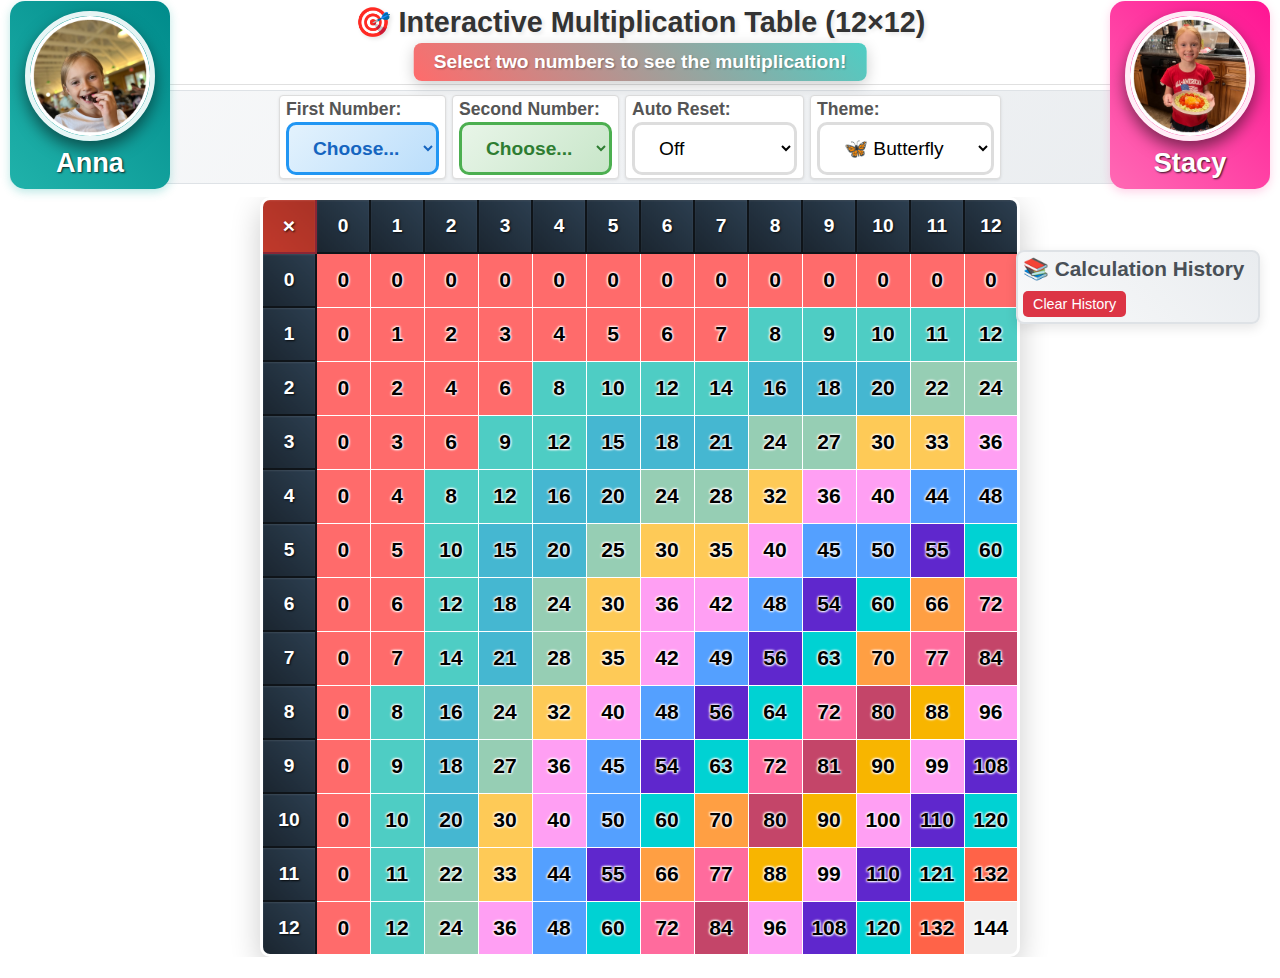
<file: index.html>
<!DOCTYPE html>
<html lang="en">
<head>
    <meta charset="UTF-8">
    <meta name="viewport" content="width=device-width, initial-scale=1.0">
    <title>Interactive Multiplication Table (12×12)</title>
    <link rel="icon" type="image/svg+xml" href="favicon.svg">
    <link rel="alternate icon" href="favicon.ico">
    <style>
        body {
            font-family: 'Arial', sans-serif;
            background: white;
            margin: 0;
            padding: 0;
            min-height: 100vh;
        }

        .container {
            max-width: 100%;
            margin: 0 auto;
            padding: 10px;
            min-height: calc(100vh - 20px);
            padding-top: 1px;
            padding-bottom: 0px;
        }

        .main-layout {
            display: flex;
            flex-direction: column;
            gap: 8px;
            margin-top: 5px;
        }

        .controls-row {
            display: flex;
            justify-content: center;
            align-items: center;
            gap: 6px;
            flex-wrap: wrap;
            background: linear-gradient(135deg, #f8f9fa, #e9ecef);
            padding: 4px;
            border-radius: 6px;
            border: 1px solid #dee2e6;
        }

        .header-section {
            position: relative;
            display: flex;
            align-items: flex-start;
            justify-content: space-between;
            margin-bottom: 5px;
            padding: 4px 0;
            border-bottom: 1px solid #e0e0e0;
            min-height: 75px;
        }

        .anna-header, .stacy-header {
            display: flex;
            flex-direction: column;
            align-items: center;
            gap: 6px;
            padding: 10px 15px;
            border-radius: 15px;
            transition: all 0.3s ease;
            position: absolute;
            top: 0;
        }

        .anna-header {
            left: 0;
        }

        .stacy-header {
            right: 0;
        }

        .anna-header {
            background: linear-gradient(45deg, #20b2aa, #008b8b);
            box-shadow: 0 3px 10px rgba(32, 178, 170, 0.3);
        }

        .stacy-header {
            background: linear-gradient(45deg, #ff69b4, #ff1493);
            box-shadow: 0 3px 10px rgba(255, 105, 180, 0.3);
        }

        .anna-header:hover, .stacy-header:hover {
            transform: translateY(-2px);
            box-shadow: 0 5px 15px rgba(0, 0, 0, 0.2);
        }

        .anna-header {
            transition: all 0.3s ease;
        }

        .anna-header:hover {
            transform: translateX(-20px) translateY(-10px) rotate(-5deg);
            box-shadow: 0 8px 20px rgba(32, 178, 170, 0.4);
        }

        .stacy-header {
            transition: all 0.3s ease;
        }

        .stacy-header:hover {
            transform: translateX(20px) translateY(-10px) rotate(5deg);
            box-shadow: 0 8px 20px rgba(255, 105, 180, 0.4);
        }

        .header-photo {
            width: 120px;
            height: 120px;
            border-radius: 50%;
            object-fit: cover;
            border: 5px solid rgba(255, 255, 255, 0.9);
            box-shadow: 0 8px 16px rgba(0, 0, 0, 0.5);
        }

        .header-name {
            color: white;
            font-weight: 800;
            font-size: 1.7em;
            text-shadow: 1px 1px 2px rgba(0,0,0,0.8);
        }

        h1 {
            text-align: center;
            color: #333;
            margin: 0;
            font-size: 1.8em;
            text-shadow: 2px 2px 4px rgba(0,0,0,0.1);
            flex: 1;
        }

        .controls {
            display: flex;
            flex-direction: column;
            gap: 5px;
            margin-bottom: 5px;
        }


        .control-group {
            display: flex;
            flex-direction: column;
            align-items: stretch;
            gap: 2px;
            position: relative;
            background: white;
            padding: 3px 6px;
            border-radius: 4px;
            border: 1px solid #ddd;
            box-shadow: 0 1px 3px rgba(0,0,0,0.1);
            min-width: 120px;
        }

        .control-group label {
            font-size: 1.1em;
            font-weight: bold;
            color: #555;
        }

        select {
            padding: 12px 20px;
            font-size: 1.2em;
            border: 3px solid #ddd;
            border-radius: 10px;
            background: white;
            cursor: pointer;
            transition: all 0.3s ease;
            min-width: 80px;
        }

        select:hover {
            border-color: #667eea;
            transform: translateY(-2px);
            box-shadow: 0 5px 15px rgba(0,0,0,0.1);
        }

        select:focus {
            outline: none;
            border-color: #667eea;
            box-shadow: 0 0 0 3px rgba(102, 126, 234, 0.2);
        }

        /* First Number Dropdown - Blue Theme */
        #first-number:not([value=""]) {
            background: linear-gradient(135deg, #e3f2fd, #bbdefb) !important;
            border-color: #2196f3 !important;
            color: #1565c0 !important;
            font-weight: 600;
        }

        /* Second Number Dropdown - Green Theme */
        #second-number:not([value=""]) {
            background: linear-gradient(135deg, #e8f5e8, #c8e6c9) !important;
            border-color: #4caf50 !important;
            color: #2e7d32 !important;
            font-weight: 600;
        }

        .multiplication-display {
            position: absolute;
            top: 50%;
            left: 50%;
            transform: translateX(-50%);
            background: linear-gradient(45deg, #ff6b6b, #4ecdc4);
            color: white;
            text-align: center;
            padding: 8px 20px;
            border-radius: 8px;
            font-size: 1.2em;
            font-weight: bold;
            box-shadow: 0 4px 15px rgba(0,0,0,0.2);
            text-shadow: 1px 1px 2px rgba(0,0,0,0.3);
            z-index: 100;
            white-space: nowrap;
        }

        .table-container {
            display: flex;
            justify-content: center;
            margin: 5px 0;
            overflow-x: auto;
        }

        .multiplication-table {
            border-collapse: collapse;
            border: 3px solid white;
            border-radius: 10px;
            overflow: hidden;
            box-shadow: 0 10px 30px rgba(0,0,0,0.2);
            font-size: 1.2em;
        }

        .table-cell {
            width: 50px;
            height: 50px;
            text-align: center;
            font-size: 1.1em;
            font-weight: bold;
            border: 1px solid white;
            position: relative;
            transition: all 0.3s ease;
            color: #000;
            text-shadow: 1px 1px 2px rgba(255,255,255,0.8), -1px -1px 2px rgba(255,255,255,0.8), 1px -1px 2px rgba(255,255,255,0.8), -1px 1px 2px rgba(255,255,255,0.8);
        }

        /* Theme Styles */
        .theme-rainbow .table-cell {
            background: var(--cell-bg, #f0f0f0);
        }

        .theme-balerina .table-cell {
            background: var(--cell-bg, #f0f0f0);
        }

        .theme-capucina .table-cell {
            background: var(--cell-bg, #f0f0f0);
        }

        .theme-princess .table-cell {
            background: var(--cell-bg, #f0f0f0);
        }

        .theme-unicorn .table-cell {
            background: var(--cell-bg, #f0f0f0);
        }

        .theme-butterfly .table-cell {
            background: var(--cell-bg, #f0f0f0);
        }

        .theme-ocean .table-cell {
            background: var(--cell-bg, #f0f0f0);
        }

        .theme-forest .table-cell {
            background: var(--cell-bg, #f0f0f0);
        }

        .theme-space .table-cell {
            background: var(--cell-bg, #f0f0f0);
        }

        .theme-candy .table-cell {
            background: var(--cell-bg, #f0f0f0);
        }

        /* Fade effect for non-selected cells */
        .table-cell.faded {
            opacity: 0.3;
            filter: grayscale(50%);
            transition: all 0.3s ease;
        }

        .header-cell {
            background: linear-gradient(45deg, #1a252f, #2c3e50) !important;
            color: white !important;
            font-size: 1em;
            font-weight: 700;
            text-shadow: 1px 1px 2px rgba(0,0,0,0.8);
            border: 2px solid #0f1419 !important;
            box-shadow: inset 0 1px 2px rgba(255,255,255,0.1), 0 1px 2px rgba(0,0,0,0.2);
        }

        .clickable-header {
            cursor: pointer;
            transition: all 0.3s ease;
        }

        .clickable-header:hover {
            background: linear-gradient(45deg, #2c3e50, #34495e) !important;
            transform: scale(1.05);
            box-shadow: 0 4px 8px rgba(0,0,0,0.3);
        }

        .x-cell {
            background: linear-gradient(45deg, #c0392b, #a93226) !important;
            font-size: 1.1em;
            color: white !important;
            font-weight: 800;
            text-shadow: 1px 1px 2px rgba(0,0,0,0.8);
            border: 2px solid #8b2635 !important;
            box-shadow: inset 0 1px 2px rgba(255,255,255,0.1), 0 1px 2px rgba(0,0,0,0.2);
        }

        .highlighted-row {
            background: linear-gradient(90deg, rgba(52, 152, 219, 0.15), rgba(52, 152, 219, 0.05)) !important;
            border-left: 3px solid #3498db !important;
            border-right: 3px solid #3498db !important;
        }

        .highlighted-col {
            background: linear-gradient(0deg, rgba(46, 204, 113, 0.15), rgba(46, 204, 113, 0.05)) !important;
            border-top: 3px solid #2ecc71 !important;
            border-bottom: 3px solid #2ecc71 !important;
        }

        .answer-cell {
            background: linear-gradient(45deg, #e74c3c, #c0392b) !important;
            color: white !important;
            border: 3px solid #8b2635 !important;
            box-shadow: 0 0 15px rgba(231, 76, 60, 0.4), inset 0 2px 4px rgba(255,255,255,0.2);
            transform: scale(1.1);
            z-index: 10;
            font-size: 1.2em;
            font-weight: 800;
            text-shadow: 1px 1px 2px rgba(0,0,0,0.8);
        }

        .highlighted-row-header {
            background: linear-gradient(45deg, #3498db, #2980b9) !important;
            color: white !important;
            font-weight: 800 !important;
            box-shadow: 0 0 10px rgba(52, 152, 219, 0.3) !important;
        }

        .highlighted-col-header {
            background: linear-gradient(45deg, #2ecc71, #27ae60) !important;
            color: white !important;
            font-weight: 800 !important;
            box-shadow: 0 0 10px rgba(46, 204, 113, 0.3) !important;
        }

        .anna-placeholder {
            background: linear-gradient(45deg, #ff6b9d, #c44569) !important;
            color: white !important;
            font-weight: 800 !important;
            font-size: 1.1em !important;
            text-shadow: 1px 1px 2px rgba(0,0,0,0.8) !important;
            border: 2px solid #a93226 !important;
            box-shadow: inset 0 1px 2px rgba(255,255,255,0.1), 0 1px 2px rgba(0,0,0,0.2) !important;
        }

        .stacy-placeholder {
            background: linear-gradient(45deg, #4ecdc4, #44a08d) !important;
            color: white !important;
            font-weight: 800 !important;
            font-size: 1.1em !important;
            text-shadow: 1px 1px 2px rgba(0,0,0,0.8) !important;
            border: 2px solid #2d7d77 !important;
            box-shadow: inset 0 1px 2px rgba(255,255,255,0.1), 0 1px 2px rgba(0,0,0,0.2) !important;
        }


        .history-section {
            position: absolute;
            top: 250px;
            right: 20px;
            width: 230px;
            background: linear-gradient(45deg, #f8f9fa, #e9ecef);
            border-radius: 8px;
            padding: 5px;
            border: 2px solid #dee2e6;
            box-shadow: 0 4px 12px rgba(0, 0, 0, 0.1);
            z-index: 1000;
            max-height: 400px;
            overflow-y: auto;
        }

        .history-header {
            display: flex;
            justify-content: space-between;
            align-items: center;
            cursor: pointer;
            margin-bottom: 5px;
        }

        .history-header h3 {
            margin: 0;
            color: #495057;
            font-size: 1.3em;
        }

        .history-content {
            max-height: 500px;
            overflow: hidden;
            padding: 0;
        }

        .history-list {
            list-style: none;
            padding: 0;
            margin: 0;
        }

        .history-item {
            background: white;
            margin: 3px 0;
            padding: 5px 10px;
            border-radius: 6px;
            border-left: 4px solid #4ecdc4;
            box-shadow: 0 2px 5px rgba(0,0,0,0.1);
            display: flex;
            justify-content: space-between;
            align-items: center;
        }

        .history-item:hover {
            background: #f8f9fa;
            transform: translateX(5px);
            transition: all 0.2s ease;
        }

        .clear-history {
            background: #dc3545;
            color: white;
            border: none;
            padding: 5px 10px;
            border-radius: 5px;
            cursor: pointer;
            font-size: 0.9em;
            margin-top: 5px;
        }

        .clear-history:hover {
            background: #c82333;
        }

        .tooltip {
            position: absolute;
            background: #333;
            color: white;
            padding: 8px 12px;
            border-radius: 6px;
            font-size: 0.8em;
            white-space: nowrap;
            z-index: 1000;
            opacity: 0;
            pointer-events: none;
            transition: opacity 0.3s ease;
            box-shadow: 0 4px 8px rgba(0,0,0,0.3);
        }

        .tooltip.show {
            opacity: 1;
        }




        /* Print Styles */
        @media print {
            body {
                background: white !important;
                padding: 0 !important;
                margin: 0 !important;
            }

            .container {
                box-shadow: none !important;
                border-radius: 0 !important;
                padding: 10px !important;
                max-width: none !important;
                page-break-inside: avoid;
            }

            .controls, .teacher-controls, .history-section {
                display: none !important;
            }

            .multiplication-display {
                position: static !important;
                transform: none !important;
                background: #f0f0f0 !important;
                color: #333 !important;
                text-shadow: none !important;
                margin: 10px 0 !important;
                padding: 15px !important;
                border: 2px solid #333 !important;
            }

            .table-container {
                margin: 0 !important;
                overflow: visible !important;
                page-break-inside: avoid;
                break-inside: avoid;
            }

            .multiplication-table {
                box-shadow: none !important;
                border: 2px solid white !important;
                page-break-inside: avoid;
                break-inside: avoid;
                width: 100% !important;
                max-width: 100% !important;
            }

            .table-cell {
                border: 1px solid white !important;
                background: white !important;
                color: black !important;
                font-weight: bold !important;
                width: 8% !important;
                height: 50px !important;
                font-size: 1em !important;
                page-break-inside: avoid;
                text-shadow: 1px 1px 2px rgba(255,255,255,0.8) !important;
            }

            .header-cell {
                background: #2c3e50 !important;
                color: white !important;
                font-weight: bold !important;
                font-size: 1.1em !important;
                border: 2px solid #000 !important;
                text-shadow: 1px 1px 2px rgba(0,0,0,0.8) !important;
            }

            .x-cell {
                background: #c0392b !important;
                color: white !important;
                font-weight: bold !important;
                font-size: 1.3em !important;
                border: 2px solid #000 !important;
                text-shadow: 1px 1px 2px rgba(0,0,0,0.8) !important;
            }

            .highlighted-row {
                background: #e3f2fd !important;
                border-left: 3px solid #3498db !important;
                border-right: 3px solid #3498db !important;
            }

            .highlighted-col {
                background: #e8f5e8 !important;
                border-top: 3px solid #2ecc71 !important;
                border-bottom: 3px solid #2ecc71 !important;
            }

            .answer-cell {
                background: #e74c3c !important;
                border: 3px solid #8b2635 !important;
                font-weight: bold !important;
                color: white !important;
                font-size: 1.2em !important;
                text-shadow: 1px 1px 2px rgba(0,0,0,0.8) !important;
            }

            .highlighted-row-header {
                background: #3498db !important;
                color: white !important;
                font-weight: bold !important;
            }

            .highlighted-col-header {
                background: #2ecc71 !important;
                color: white !important;
                font-weight: bold !important;
            }

            .anna-placeholder {
                background: #ff6b9d !important;
                color: white !important;
                font-weight: bold !important;
                font-size: 1em !important;
                text-shadow: 1px 1px 2px rgba(0,0,0,0.8) !important;
            }

            .stacy-placeholder {
                background: #4ecdc4 !important;
                color: white !important;
                font-weight: bold !important;
                font-size: 1em !important;
                text-shadow: 1px 1px 2px rgba(0,0,0,0.8) !important;
            }

            .arrow {
                display: none !important;
            }

            h1 {
                color: black !important;
                text-shadow: none !important;
                margin-bottom: 20px !important;
                font-size: 2em !important;
            }

            /* Ensure single page layout */
            @page {
                size: A4;
                margin: 0.5in;
            }

            .multiplication-table {
                font-size: 0.9em !important;
            }

            .table-cell {
                width: 7% !important;
                height: 45px !important;
                font-size: 0.9em !important;
            }

            .header-cell {
                font-size: 1em !important;
            }

            .x-cell {
                font-size: 1.1em !important;
            }
        }

        /* Black and White Print Styles */
        .print-bw .table-cell {
            background: white !important;
            color: black !important;
        }

        .print-bw .header-cell {
            background: #2c3e50 !important;
            color: white !important;
            font-size: 1.1em !important;
            font-weight: bold !important;
            text-shadow: 1px 1px 2px rgba(0,0,0,0.8) !important;
        }

        .print-bw .x-cell {
            background: #c0392b !important;
            color: white !important;
            font-size: 1.3em !important;
            font-weight: bold !important;
            text-shadow: 1px 1px 2px rgba(0,0,0,0.8) !important;
        }

        .print-bw .highlighted-row {
            background: #e3f2fd !important;
            border-left: 3px solid #3498db !important;
            border-right: 3px solid #3498db !important;
        }

        .print-bw .highlighted-col {
            background: #e8f5e8 !important;
            border-top: 3px solid #2ecc71 !important;
            border-bottom: 3px solid #2ecc71 !important;
        }

        .print-bw .answer-cell {
            background: #e74c3c !important;
            border: 3px solid #8b2635 !important;
            font-weight: bold !important;
            color: white !important;
            font-size: 1.2em !important;
            text-shadow: 1px 1px 2px rgba(0,0,0,0.8) !important;
        }

        .print-bw .highlighted-row-header {
            background: #3498db !important;
            color: white !important;
            font-weight: bold !important;
        }

        .print-bw .highlighted-col-header {
            background: #2ecc71 !important;
            color: white !important;
            font-weight: bold !important;
        }

        .print-bw .anna-placeholder {
            background: #ff6b9d !important;
            color: white !important;
            font-weight: bold !important;
            font-size: 1em !important;
            text-shadow: 1px 1px 2px rgba(0,0,0,0.8) !important;
        }

        .print-bw .stacy-placeholder {
            background: #4ecdc4 !important;
            color: white !important;
            font-weight: bold !important;
            font-size: 1em !important;
            text-shadow: 1px 1px 2px rgba(0,0,0,0.8) !important;
        }

        @media (max-width: 768px) {
            .container {
                padding: 8px;
            }

            .header-section {
                flex-direction: row;
                justify-content: space-between;
                align-items: flex-start;
                text-align: center;
                min-height: 80px;
            }

            .anna-header, .stacy-header {
                position: relative;
                flex-direction: column;
                gap: 4px;
                padding: 6px 10px;
            }

            .header-photo {
                width: 100px;
                height: 100px;
            }

            .header-name {
                font-size: 1.4em;
            }

            h1 {
                font-size: 1.8em;
                order: -1;
            }

            .history-section {
                position: absolute;
                top: 250px;
                right: 10px;
                left: 10px;
                width: auto;
                max-height: 300px;
            }

            .controls-row {
                flex-direction: column;
                gap: 10px;
                align-items: stretch;
            }

            .control-group {
                min-width: auto;
            }
            
            .table-cell {
                width: 30px;
                height: 30px;
                font-size: 0.8em;
            }
            
            .header-cell {
                font-size: 0.9em;
            }

            .multiplication-table {
                font-size: 0.8em;
            }

            h1 {
                font-size: 1.8em;
                margin-bottom: 15px;
            }

            .teacher-controls {
                flex-direction: column;
                gap: 10px;
            }

            .anna-placeholder-control,
            .stacy-placeholder-control {
                padding: 10px;
            }

            .placeholder-img {
                font-size: 2em;
            }

            .placeholder-name {
                font-size: 1em;
            }
        }
    </style>
</head>
<body>
    <div class="container">
        <div class="header-section">
            <div class="anna-header">
                <img src="anna.png" alt="Anna" class="header-photo">
                <span class="header-name">Anna</span>
            </div>
            <h1>🎯 Interactive Multiplication Table (12×12)</h1>
            <div class="multiplication-display" id="multiplication-display">
                Select two numbers to see the multiplication!
            </div>
            <div class="stacy-header">
                <img src="stacy.png" alt="Stacy" class="header-photo">
                <span class="header-name">Stacy</span>
            </div>
        </div>

       

        <div class="main-layout">
            <div class="controls-row">
                <div class="control-group" data-tooltip="Select the first number to multiply">
                    <label for="first-number">First Number:</label>
                    <select id="first-number">
                        <option value="">Choose...</option>
                    </select>
                </div>
                
                <div class="control-group" data-tooltip="Select the second number to multiply">
                    <label for="second-number">Second Number:</label>
                    <select id="second-number">
                        <option value="">Choose...</option>
                    </select>
                </div>

                <div class="control-group" data-tooltip="Auto-reset selection after specified time">
                    <label for="auto-reset">Auto Reset:</label>
                    <select id="auto-reset">
                        <option value="">Off</option>
                        <option value="5">5 seconds</option>
                        <option value="10">10 seconds</option>
                        <option value="30">30 seconds</option>
                        <option value="60">1 minute</option>
                        <option value="120">2 minutes</option>
                        <option value="180">3 minutes</option>
                        <option value="240">4 minutes</option>
                        <option value="300">5 minutes</option>
                    </select>
                </div>

                <div class="control-group" data-tooltip="Choose your favorite theme!">
                    <label for="theme-selector">Theme:</label>
                    <select id="theme-selector">
                        <option value="rainbow">🌈 Rainbow</option>
                        <option value="balerina">🩰 Balerina</option>
                        <option value="capucina">🌸 Capucina</option>
                        <option value="princess">👑 Princess</option>
                        <option value="unicorn">🦄 Unicorn</option>
                        <option value="butterfly" selected>🦋 Butterfly</option>
                        <option value="ocean">🌊 Ocean</option>
                        <option value="forest">🌲 Forest</option>
                        <option value="space">🚀 Space</option>
                        <option value="candy">🍭 Candy</option>
                        <option value="gelly">🫧 Gelly</option>
                        <option value="neon">⚡ Neon</option>
                        <option value="sunset">🌅 Sunset</option>
                        <option value="aurora">🌌 Aurora</option>
                        <option value="galaxy">🌠 Galaxy</option>
                        <option value="tropical">🏝️ Tropical</option>
                        <option value="cyber">🤖 Cyber</option>
                        <option value="pastel">🎀 Pastel</option>
                        <option value="fire">🔥 Fire</option>
                        <option value="ice">❄️ Ice</option>
                    </select>
                </div>

            </div>

            <div class="table-container">
                <table class="multiplication-table" id="multiplication-table">
                    <!-- Table will be generated by JavaScript -->
                </table>
            </div>

            <div class="history-section">
                <div class="history-header" id="history-header">
                    <h3>📚 Calculation History</h3>
                </div>
                <div class="history-content" id="history-content">
                    <ul class="history-list" id="history-list">
                        <!-- History items will be added here -->
                    </ul>
                    <button class="clear-history" id="clear-history">Clear History</button>
                </div>
            </div>
        </div>
    </div>

    <div class="tooltip" id="tooltip"></div>

    <script>
        // Configuration
        const TABLE_SIZE = 12;
        const INCLUDE_ZERO = true;
        const MAX_HISTORY_ITEMS = 50;

        // Generate dropdown options
        function generateDropdownOptions() {
            const firstSelect = document.getElementById('first-number');
            const secondSelect = document.getElementById('second-number');
            
            // Add 0 option if enabled
            if (INCLUDE_ZERO) {
                const option0_1 = document.createElement('option');
                option0_1.value = 0;
                option0_1.textContent = 0;
                firstSelect.appendChild(option0_1);
                
                const option0_2 = document.createElement('option');
                option0_2.value = 0;
                option0_2.textContent = 0;
                secondSelect.appendChild(option0_2);
            }
            
            for (let i = 1; i <= TABLE_SIZE; i++) {
                const option1 = document.createElement('option');
                option1.value = i;
                option1.textContent = i;
                firstSelect.appendChild(option1);
                
                const option2 = document.createElement('option');
                option2.value = i;
                option2.textContent = i;
                secondSelect.appendChild(option2);
            }
        }

        // Generate the multiplication table
        function generateTable() {
            const table = document.getElementById('multiplication-table');
            table.innerHTML = '';

            // Create header row
            const headerRow = document.createElement('tr');
            
            // Empty cell for top-left corner
            const xCell = document.createElement('td');
            xCell.className = 'table-cell x-cell';
            xCell.textContent = '×';
            headerRow.appendChild(xCell);

            // Add 0 column header if enabled
            if (INCLUDE_ZERO) {
                const zeroHeader = document.createElement('td');
                zeroHeader.className = 'table-cell header-cell clickable-header';
                zeroHeader.textContent = 0;
                zeroHeader.id = `col-0`;
                zeroHeader.addEventListener('click', () => selectNumber(0, 'col'));
                headerRow.appendChild(zeroHeader);
            }

            // Column headers (1-12)
            for (let i = 1; i <= TABLE_SIZE; i++) {
                const cell = document.createElement('td');
                cell.className = 'table-cell header-cell clickable-header';
                cell.textContent = i;
                cell.id = `col-${i}`;
                cell.addEventListener('click', () => selectNumber(i, 'col'));
                headerRow.appendChild(cell);
            }

            table.appendChild(headerRow);

            // Add 0 row if enabled
            if (INCLUDE_ZERO) {
                const zeroRow = document.createElement('tr');
                
                // Row header for zero row
                const zeroRowHeader = document.createElement('td');
                zeroRowHeader.className = 'table-cell header-cell clickable-header';
                zeroRowHeader.textContent = 0;
                zeroRowHeader.id = `row-0`;
                zeroRowHeader.addEventListener('click', () => selectNumber(0, 'row'));
                zeroRow.appendChild(zeroRowHeader);

                // Data cells for zero row
                for (let j = 0; j <= TABLE_SIZE; j++) {
                    const cell = document.createElement('td');
                    cell.className = 'table-cell';
                    cell.textContent = 0 * j;
                    cell.id = `cell-0-${j}`;
                    cell.style.background = getCellColor(0, j);
                    zeroRow.appendChild(cell);
                }
                table.appendChild(zeroRow);
            }

            // Create data rows
            for (let i = 1; i <= TABLE_SIZE; i++) {
                const row = document.createElement('tr');
                
                // Row header
                const rowHeader = document.createElement('td');
                rowHeader.className = 'table-cell header-cell clickable-header';
                rowHeader.textContent = i;
                rowHeader.id = `row-${i}`;
                rowHeader.addEventListener('click', () => selectNumber(i, 'row'));
                row.appendChild(rowHeader);

                // Data cells
                for (let j = 0; j <= TABLE_SIZE; j++) {
                    const cell = document.createElement('td');
                    cell.className = 'table-cell';
                    cell.textContent = i * j;
                    cell.id = `cell-${i}-${j}`;
                    cell.style.background = getCellColor(i, j);
                    row.appendChild(cell);
                }

                table.appendChild(row);
            }
        }

        // Theme definitions
        const themes = {
            rainbow: {
                name: "🌈 Rainbow",
                getCellColor: (row, col) => {
                    const value = row * col;
                    const maxValue = TABLE_SIZE * TABLE_SIZE;
                    const ratio = value / maxValue;
                    const hue = (ratio * 300) % 360;
                    const saturation = 70 + (ratio * 30);
                    const lightness = 60 + (ratio * 20);
                    return `hsl(${hue}, ${saturation}%, ${lightness}%)`;
                }
            },
            balerina: {
                name: "🩰 Balerina",
                getCellColor: (row, col) => {
                    const value = row * col;
                    const maxValue = TABLE_SIZE * TABLE_SIZE;
                    const ratio = value / maxValue;
                    const colors = ['#ffb6c1', '#ffc0cb', '#ffd1dc', '#ffe4e1', '#f0e6ff', '#e6e6fa', '#f8f8ff', '#fff0f5', '#ffe4e6', '#ffb3ba'];
                    return colors[Math.floor(ratio * colors.length)];
                }
            },
            capucina: {
                name: "🌸 Capucina",
                getCellColor: (row, col) => {
                    const value = row * col;
                    const maxValue = TABLE_SIZE * TABLE_SIZE;
                    const ratio = value / maxValue;
                    const colors = ['#ff9a9e', '#fecfef', '#fecfef', '#ffecd2', '#fcb69f', '#ff8a80', '#ffab91', '#ffccbc', '#f8bbd9', '#e1bee7'];
                    return colors[Math.floor(ratio * colors.length)];
                }
            },
            princess: {
                name: "👑 Princess",
                getCellColor: (row, col) => {
                    const value = row * col;
                    const maxValue = TABLE_SIZE * TABLE_SIZE;
                    const ratio = value / maxValue;
                    const colors = ['#ffd700', '#ffb347', '#ffa500', '#ff8c00', '#ff7f50', '#ff6347', '#ff69b4', '#ff1493', '#da70d6', '#ba55d3'];
                    return colors[Math.floor(ratio * colors.length)];
                }
            },
            unicorn: {
                name: "🦄 Unicorn",
                getCellColor: (row, col) => {
                    const value = row * col;
                    const maxValue = TABLE_SIZE * TABLE_SIZE;
                    const ratio = value / maxValue;
                    const colors = ['#e6e6fa', '#d8bfd8', '#dda0dd', '#ee82ee', '#da70d6', '#ba55d3', '#9370db', '#8a2be2', '#7b68ee', '#6a5acd'];
                    return colors[Math.floor(ratio * colors.length)];
                }
            },
            butterfly: {
                name: "🦋 Butterfly",
                getCellColor: (row, col) => {
                    const value = row * col;
                    const maxValue = TABLE_SIZE * TABLE_SIZE;
                    const ratio = value / maxValue;
                    const colors = ['#ff6b6b', '#4ecdc4', '#45b7d1', '#96ceb4', '#feca57', '#ff9ff3', '#54a0ff', '#5f27cd', '#00d2d3', '#ff9f43', '#ff6b9d', '#c44569', '#f8b500', '#ff9ff3', '#54a0ff', '#5f27cd', '#00d2d3', '#ff9f43', '#ff6348', '#ff3838'];
                    return colors[Math.floor(ratio * colors.length)];
                }
            },
            ocean: {
                name: "🌊 Ocean",
                getCellColor: (row, col) => {
                    const value = row * col;
                    const maxValue = TABLE_SIZE * TABLE_SIZE;
                    const ratio = value / maxValue;
                    const colors = ['#74b9ff', '#0984e3', '#00b894', '#00cec9', '#6c5ce7', '#a29bfe', '#fd79a8', '#e84393', '#fdcb6e', '#e17055'];
                    return colors[Math.floor(ratio * colors.length)];
                }
            },
            forest: {
                name: "🌲 Forest",
                getCellColor: (row, col) => {
                    const value = row * col;
                    const maxValue = TABLE_SIZE * TABLE_SIZE;
                    const ratio = value / maxValue;
                    const colors = ['#a8e6cf', '#88d8a3', '#68c4a6', '#4a9b8e', '#2d7d77', '#1a5f5a', '#4a6741', '#6b8e23', '#8fbc8f', '#98fb98'];
                    return colors[Math.floor(ratio * colors.length)];
                }
            },
            space: {
                name: "🚀 Space",
                getCellColor: (row, col) => {
                    const value = row * col;
                    const maxValue = TABLE_SIZE * TABLE_SIZE;
                    const ratio = value / maxValue;
                    const colors = ['#1e3c72', '#2a5298', '#3b82f6', '#6366f1', '#8b5cf6', '#a855f7', '#c084fc', '#d946ef', '#ec4899', '#f43f5e'];
                    return colors[Math.floor(ratio * colors.length)];
                }
            },
            candy: {
                name: "🍭 Candy",
                getCellColor: (row, col) => {
                    const value = row * col;
                    const maxValue = TABLE_SIZE * TABLE_SIZE;
                    const ratio = value / maxValue;
                    const colors = ['#ff6b9d', '#c44569', '#f8b500', '#ff9ff3', '#54a0ff', '#5f27cd', '#00d2d3', '#ff9f43', '#ff6348', '#ff3838'];
                    return colors[Math.floor(ratio * colors.length)];
                }
            },
            gelly: {
                name: "🫧 Gelly",
                getCellColor: (row, col) => {
                    const value = row * col;
                    const maxValue = TABLE_SIZE * TABLE_SIZE;
                    const ratio = value / maxValue;
                    const hue = 200 + (ratio * 160);
                    const saturation = 60 + (ratio * 40);
                    const lightness = 85 + (ratio * 10);
                    return `hsl(${hue}, ${saturation}%, ${lightness}%)`;
                }
            },
            neon: {
                name: "⚡ Neon",
                getCellColor: (row, col) => {
                    const value = row * col;
                    const maxValue = TABLE_SIZE * TABLE_SIZE;
                    const ratio = value / maxValue;
                    const colors = ['#00ff41', '#ff0080', '#00ffff', '#ff8000', '#8000ff', '#ffff00', '#ff0040', '#00ff80', '#ff4000', '#4000ff'];
                    return colors[Math.floor(ratio * colors.length)];
                }
            },
            sunset: {
                name: "🌅 Sunset",
                getCellColor: (row, col) => {
                    const value = row * col;
                    const maxValue = TABLE_SIZE * TABLE_SIZE;
                    const ratio = value / maxValue;
                    const hue = 15 + (ratio * 45);
                    const saturation = 80 + (ratio * 20);
                    const lightness = 50 + (ratio * 30);
                    return `hsl(${hue}, ${saturation}%, ${lightness}%)`;
                }
            },
            aurora: {
                name: "🌌 Aurora",
                getCellColor: (row, col) => {
                    const value = row * col;
                    const maxValue = TABLE_SIZE * TABLE_SIZE;
                    const ratio = value / maxValue;
                    const colors = ['#00ff88', '#00aaff', '#8800ff', '#ff0088', '#00ffaa', '#aa00ff', '#ff8800', '#88ff00', '#ff00aa', '#00aaff'];
                    return colors[Math.floor(ratio * colors.length)];
                }
            },
            galaxy: {
                name: "🌠 Galaxy",
                getCellColor: (row, col) => {
                    const value = row * col;
                    const maxValue = TABLE_SIZE * TABLE_SIZE;
                    const ratio = value / maxValue;
                    const hue = 240 + (ratio * 120);
                    const saturation = 70 + (ratio * 30);
                    const lightness = 20 + (ratio * 40);
                    return `hsl(${hue}, ${saturation}%, ${lightness}%)`;
                }
            },
            tropical: {
                name: "🏝️ Tropical",
                getCellColor: (row, col) => {
                    const value = row * col;
                    const maxValue = TABLE_SIZE * TABLE_SIZE;
                    const ratio = value / maxValue;
                    const colors = ['#ff6b6b', '#4ecdc4', '#45b7d1', '#96ceb4', '#ffeaa7', '#dda0dd', '#98d8c8', '#f7dc6f', '#bb8fce', '#85c1e9'];
                    return colors[Math.floor(ratio * colors.length)];
                }
            },
            cyber: {
                name: "🤖 Cyber",
                getCellColor: (row, col) => {
                    const value = row * col;
                    const maxValue = TABLE_SIZE * TABLE_SIZE;
                    const ratio = value / maxValue;
                    const hue = 180 + (ratio * 180);
                    const saturation = 100;
                    const lightness = 30 + (ratio * 40);
                    return `hsl(${hue}, ${saturation}%, ${lightness}%)`;
                }
            },
            pastel: {
                name: "🎀 Pastel",
                getCellColor: (row, col) => {
                    const value = row * col;
                    const maxValue = TABLE_SIZE * TABLE_SIZE;
                    const ratio = value / maxValue;
                    const colors = ['#ffb3ba', '#ffdfba', '#ffffba', '#baffc9', '#bae1ff', '#e6b3ff', '#ffb3e6', '#b3ffb3', '#b3e6ff', '#ffb3d9'];
                    return colors[Math.floor(ratio * colors.length)];
                }
            },
            fire: {
                name: "🔥 Fire",
                getCellColor: (row, col) => {
                    const value = row * col;
                    const maxValue = TABLE_SIZE * TABLE_SIZE;
                    const ratio = value / maxValue;
                    const hue = 0 + (ratio * 60);
                    const saturation = 80 + (ratio * 20);
                    const lightness = 40 + (ratio * 30);
                    return `hsl(${hue}, ${saturation}%, ${lightness}%)`;
                }
            },
            ice: {
                name: "❄️ Ice",
                getCellColor: (row, col) => {
                    const value = row * col;
                    const maxValue = TABLE_SIZE * TABLE_SIZE;
                    const ratio = value / maxValue;
                    const hue = 180 + (ratio * 60);
                    const saturation = 40 + (ratio * 40);
                    const lightness = 70 + (ratio * 20);
                    return `hsl(${hue}, ${saturation}%, ${lightness}%)`;
                }
            }
        };

        let currentTheme = 'butterfly';
        let autoResetTimer = null;
        let autoResetInterval = null;

        // Generate colors for cells based on current theme
        function getCellColor(row, col) {
            return themes[currentTheme].getCellColor(row, col);
        }

        // Clear all highlights
        function clearHighlights() {
            // Clear row highlights (including 0 if enabled)
            const startRow = INCLUDE_ZERO ? 0 : 1;
            for (let i = startRow; i <= TABLE_SIZE; i++) {
                const rowCells = document.querySelectorAll(`[id^="cell-${i}-"]`);
                rowCells.forEach(cell => {
                    cell.classList.remove('highlighted-row');
                });
            }

            // Clear column highlights (including 0 if enabled)
            const startCol = INCLUDE_ZERO ? 0 : 1;
            for (let j = startCol; j <= TABLE_SIZE; j++) {
                const colCells = document.querySelectorAll(`[id*="-${j}"]`);
                colCells.forEach(cell => {
                    cell.classList.remove('highlighted-col');
                });
            }

            // Clear answer highlight
            const answerCells = document.querySelectorAll('.answer-cell');
            answerCells.forEach(cell => {
                cell.classList.remove('answer-cell');
            });

            // Clear header highlights
            const rowHeaders = document.querySelectorAll('[id^="row-"]');
            rowHeaders.forEach(header => {
                header.classList.remove('highlighted-row-header');
            });

            const colHeaders = document.querySelectorAll('[id^="col-"]');
            colHeaders.forEach(header => {
                header.classList.remove('highlighted-col-header');
            });

            // Clear fade effects
            const allCells = document.querySelectorAll('.table-cell');
            allCells.forEach(cell => {
                cell.classList.remove('faded');
            });
        }

        // Highlight headers
        function highlightHeaders(firstNum, secondNum) {
            // Highlight row header
            const rowHeader = document.getElementById(`row-${firstNum}`);
            if (rowHeader) {
                rowHeader.classList.add('highlighted-row-header');
            }

            // Highlight column header
            const colHeader = document.getElementById(`col-${secondNum}`);
            if (colHeader) {
                colHeader.classList.add('highlighted-col-header');
            }
        }

        // Add to history
        function addToHistory(firstNum, secondNum, answer) {
            const historyList = document.getElementById('history-list');
            const historyItem = document.createElement('li');
            historyItem.className = 'history-item';
            
            const calculation = document.createElement('span');
            calculation.textContent = `${firstNum} × ${secondNum} = ${answer}`;
            
            const timestamp = document.createElement('span');
            timestamp.textContent = new Date().toLocaleTimeString();
            timestamp.style.fontSize = '0.8em';
            timestamp.style.color = '#666';
            
            historyItem.appendChild(calculation);
            historyItem.appendChild(timestamp);
            
            // Add to beginning of list
            historyList.insertBefore(historyItem, historyList.firstChild);
            
            // Limit history size
            const items = historyList.querySelectorAll('.history-item');
            if (items.length > MAX_HISTORY_ITEMS) {
                historyList.removeChild(items[items.length - 1]);
            }
        }

        // Highlight single number (row or column)
        function highlightSingleNumber(num, type) {
            clearHighlights();

            if (num === null || num === undefined) return;

            if (type === 'row') {
                // Highlight the row (including 0 if enabled)
                const startCol = INCLUDE_ZERO ? 0 : 1;
                for (let j = startCol; j <= TABLE_SIZE; j++) {
                    const cell = document.getElementById(`cell-${num}-${j}`);
                    if (cell) {
                        cell.classList.add('highlighted-row');
                    }
                }
                // Highlight row header
                const rowHeader = document.getElementById(`row-${num}`);
                if (rowHeader) {
                    rowHeader.classList.add('highlighted-row-header');
                }
            } else if (type === 'col') {
                // Highlight the column (including 0 if enabled)
                const startRow = INCLUDE_ZERO ? 0 : 1;
                for (let i = startRow; i <= TABLE_SIZE; i++) {
                    const cell = document.getElementById(`cell-${i}-${num}`);
                    if (cell) {
                        cell.classList.add('highlighted-col');
                    }
                }
                // Highlight column header
                const colHeader = document.getElementById(`col-${num}`);
                if (colHeader) {
                    colHeader.classList.add('highlighted-col-header');
                }
            }

            // Update display
            const display = document.getElementById('multiplication-display');
            if (type === 'row') {
                display.textContent = `Row ${num} selected - choose a second number!`;
            } else if (type === 'col') {
                display.textContent = `Column ${num} selected - choose a first number!`;
            }
        }

        // Highlight the multiplication path
        function highlightMultiplication(firstNum, secondNum) {
            clearHighlights();

            if (firstNum === null || firstNum === undefined || secondNum === null || secondNum === undefined) return;

            const answer = firstNum * secondNum;

            // Update display
            const display = document.getElementById('multiplication-display');
            display.textContent = `${firstNum} × ${secondNum} = ${answer}`;

            // Add to history
            addToHistory(firstNum, secondNum, answer);

            // Highlight the row (including 0 if enabled)
            const startCol = INCLUDE_ZERO ? 0 : 1;
            for (let j = startCol; j <= TABLE_SIZE; j++) {
                const cell = document.getElementById(`cell-${firstNum}-${j}`);
                if (cell) {
                    cell.classList.add('highlighted-row');
                }
            }

            // Highlight the column (including 0 if enabled)
            const startRow = INCLUDE_ZERO ? 0 : 1;
            for (let i = startRow; i <= TABLE_SIZE; i++) {
                const cell = document.getElementById(`cell-${i}-${secondNum}`);
                if (cell) {
                    cell.classList.add('highlighted-col');
                }
            }

            // Highlight the answer cell
            const answerCell = document.getElementById(`cell-${firstNum}-${secondNum}`);
            if (answerCell) {
                answerCell.classList.add('answer-cell');
            }

            // Add fade effect to non-selected cells (including 0 if enabled)
            const startRowFade = INCLUDE_ZERO ? 0 : 1;
            const startColFade = INCLUDE_ZERO ? 0 : 1;
            for (let i = startRowFade; i <= TABLE_SIZE; i++) {
                for (let j = startColFade; j <= TABLE_SIZE; j++) {
                    if (i !== firstNum && j !== secondNum) {
                        const cell = document.getElementById(`cell-${i}-${j}`);
                        if (cell) {
                            cell.classList.add('faded');
                        }
                    }
                }
            }

            // Highlight headers
            highlightHeaders(firstNum, secondNum);

            // Start auto-reset timer
            startAutoReset();

            // Update URL
            updateURL(firstNum, secondNum);
        }

        // Update URL parameters
        function updateURL(firstNum, secondNum) {
            const url = new URL(window.location);
            if (firstNum && secondNum) {
                url.searchParams.set('a', firstNum);
                url.searchParams.set('b', secondNum);
            } else {
                url.searchParams.delete('a');
                url.searchParams.delete('b');
            }
            window.history.replaceState({}, '', url);
        }

        // Auto-reset functionality
        function startAutoReset() {
            clearAutoReset();
            const autoResetSelect = document.getElementById('auto-reset');
            const resetTime = parseInt(autoResetSelect.value);
            
            if (resetTime && resetTime > 0) {
                autoResetTimer = setTimeout(() => {
                    clearHighlights();
                    document.getElementById('first-number').value = '';
                    document.getElementById('second-number').value = '';
                    document.getElementById('multiplication-display').textContent = 'Select two numbers to see the result!';
                }, resetTime * 1000);
            }
        }

        function clearAutoReset() {
            if (autoResetTimer) {
                clearTimeout(autoResetTimer);
                autoResetTimer = null;
            }
        }


        // Tooltip functionality
        function initTooltips() {
            const tooltip = document.getElementById('tooltip');
            const tooltipElements = document.querySelectorAll('[data-tooltip]');
            
            tooltipElements.forEach(element => {
                element.addEventListener('mouseenter', (e) => {
                    tooltip.textContent = e.target.getAttribute('data-tooltip');
                    tooltip.classList.add('show');
                });
                
                element.addEventListener('mouseleave', () => {
                    tooltip.classList.remove('show');
                });
                
                element.addEventListener('mousemove', (e) => {
                    tooltip.style.left = e.pageX + 10 + 'px';
                    tooltip.style.top = e.pageY - 10 + 'px';
                });
            });
        }

        // History section functionality
        function initHistory() {
            const clearHistoryBtn = document.getElementById('clear-history');
            
            clearHistoryBtn.addEventListener('click', () => {
                document.getElementById('history-list').innerHTML = '';
            });
        }

        // Theme switching functionality
        function switchTheme(themeName) {
            currentTheme = themeName;
            document.body.className = `theme-${themeName}`;
            
            // Regenerate table with new theme colors
            generateTable();
            
            // Re-highlight current selection if any
            const firstNum = parseInt(document.getElementById('first-number').value);
            const secondNum = parseInt(document.getElementById('second-number').value);
            if (firstNum && secondNum) {
                highlightMultiplication(firstNum, secondNum);
            }
        }

        // Event listeners
        document.getElementById('first-number').addEventListener('change', function() {
            const firstNum = parseInt(this.value);
            const secondNum = parseInt(document.getElementById('second-number').value);
            
            if (firstNum && secondNum) {
                highlightMultiplication(firstNum, secondNum);
            } else if (firstNum) {
                highlightSingleNumber(firstNum, 'row');
            } else {
                clearHighlights();
                document.getElementById('multiplication-display').textContent = 'Select two numbers to see the multiplication!';
            }
        });

        document.getElementById('second-number').addEventListener('change', function() {
            const firstNum = parseInt(document.getElementById('first-number').value);
            const secondNum = parseInt(this.value);
            
            if (firstNum && secondNum) {
                highlightMultiplication(firstNum, secondNum);
            } else if (secondNum) {
                highlightSingleNumber(secondNum, 'col');
            } else {
                clearHighlights();
                document.getElementById('multiplication-display').textContent = 'Select two numbers to see the multiplication!';
            }
        });

        document.getElementById('theme-selector').addEventListener('change', function() {
            switchTheme(this.value);
        });

        document.getElementById('auto-reset').addEventListener('change', function() {
            clearAutoReset();
            if (this.value) {
                startAutoReset();
            }
        });

        // Teacher functionality
        function initTeacherControls() {
            // No teacher controls needed
        }

        // Select number from header click
        function selectNumber(num, type) {
            if (type === 'row') {
                document.getElementById('first-number').value = num;
                const secondNum = parseInt(document.getElementById('second-number').value);
                if (secondNum !== 0 && !isNaN(secondNum)) {
                    highlightMultiplication(num, secondNum);
                } else {
                    highlightSingleNumber(num, 'row');
                }
            } else if (type === 'col') {
                document.getElementById('second-number').value = num;
                const firstNum = parseInt(document.getElementById('first-number').value);
                if (firstNum !== 0 && !isNaN(firstNum)) {
                    highlightMultiplication(firstNum, num);
                } else {
                    highlightSingleNumber(num, 'col');
                }
            }
        }

        // Enhanced URL parameter loading
        function loadURLParameters() {
            const urlParams = new URLSearchParams(window.location.search);
            const firstNum = urlParams.get('a');
            const secondNum = urlParams.get('b');
            const theme = urlParams.get('theme');
            
            // Load theme first
            if (theme && themes[theme]) {
                document.getElementById('theme-selector').value = theme;
                switchTheme(theme);
            }
            
            // Load selections
            if (firstNum && secondNum) {
                document.getElementById('first-number').value = firstNum;
                document.getElementById('second-number').value = secondNum;
                highlightMultiplication(parseInt(firstNum), parseInt(secondNum));
            }
        }

        // Enhanced URL parameter updating
        function updateURL(firstNum, secondNum) {
            const url = new URL(window.location);
            if (firstNum && secondNum) {
                url.searchParams.set('a', firstNum);
                url.searchParams.set('b', secondNum);
            } else {
                url.searchParams.delete('a');
                url.searchParams.delete('b');
            }
            url.searchParams.set('theme', currentTheme);
            window.history.replaceState({}, '', url);
        }

        // Initialize everything when page loads
        window.addEventListener('load', function() {
            generateDropdownOptions();
            generateTable();
            initTooltips();
            initHistory();
            initTeacherControls();
            loadURLParameters();
            
            // Set default theme
            switchTheme('butterfly');
        });
    </script>
</body>
</html>
</file>
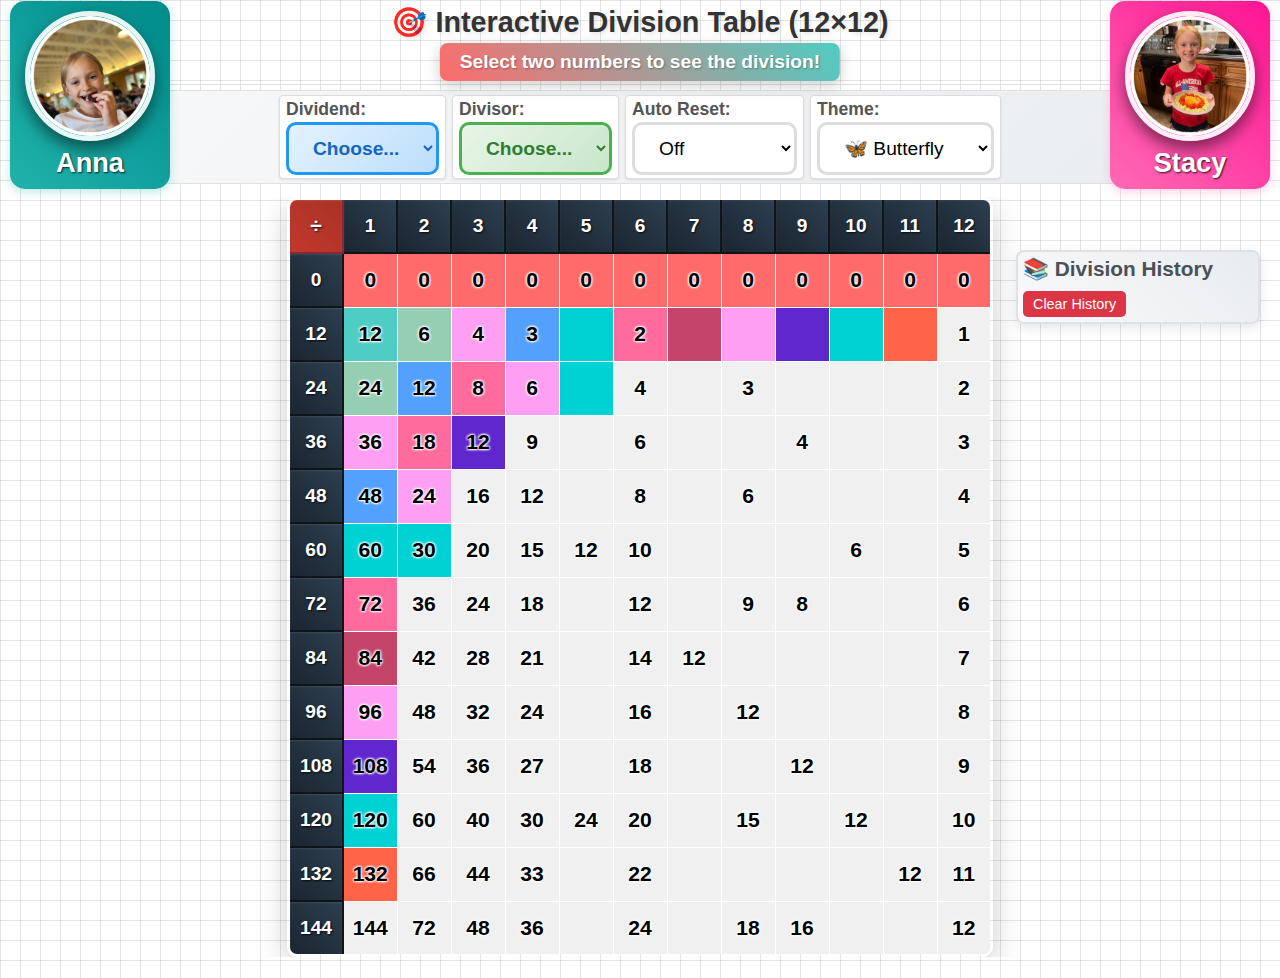
<file: division-table/index.html>
<!DOCTYPE html>
<html lang="en">
<head>
    <meta charset="UTF-8">
    <meta name="viewport" content="width=device-width, initial-scale=1.0">
    <title>Interactive Division Table (12×12)</title>
    <link rel="icon" type="image/svg+xml" href="favicon.svg">
    <link rel="alternate icon" href="favicon.ico">
    <style>
        body {
            font-family: 'Arial', sans-serif;
            background: white;
            margin: 0;
            padding: 0;
            min-height: 100vh;
            background-image: 
                linear-gradient(rgba(0,0,0,0.1) 1px, transparent 1px),
                linear-gradient(90deg, rgba(0,0,0,0.1) 1px, transparent 1px);
            background-size: 20px 20px;
        }

        .container {
            max-width: 100%;
            margin: 0 auto;
            padding: 10px;
            min-height: calc(100vh - 20px);
            padding-top: 1px;
            padding-bottom: 0px;
        }

        .main-layout {
            display: flex;
            flex-direction: column;
            gap: 8px;
            margin-top: 5px;
        }

        .controls-row {
            display: flex;
            justify-content: center;
            align-items: center;
            gap: 6px;
            flex-wrap: wrap;
            background: linear-gradient(135deg, #f8f9fa, #e9ecef);
            padding: 4px;
            border-radius: 6px;
            border: 1px solid #dee2e6;
        }

        .header-section {
            position: relative;
            display: flex;
            align-items: flex-start;
            justify-content: space-between;
            margin-bottom: 5px;
            padding: 4px 0;
            border-bottom: 1px solid #e0e0e0;
            min-height: 75px;
        }

        .anna-header, .stacy-header {
            display: flex;
            flex-direction: column;
            align-items: center;
            gap: 6px;
            padding: 10px 15px;
            border-radius: 15px;
            transition: all 0.3s ease;
            position: absolute;
            top: 0;
        }

        .anna-header {
            left: 0;
        }

        .stacy-header {
            right: 0;
        }

        .anna-header {
            background: linear-gradient(45deg, #20b2aa, #008b8b);
            box-shadow: 0 3px 10px rgba(32, 178, 170, 0.3);
        }

        .stacy-header {
            background: linear-gradient(45deg, #ff69b4, #ff1493);
            box-shadow: 0 3px 10px rgba(255, 105, 180, 0.3);
        }

        .anna-header:hover, .stacy-header:hover {
            transform: translateY(-2px);
            box-shadow: 0 5px 15px rgba(0, 0, 0, 0.2);
        }

        .anna-header {
            transition: all 0.3s ease;
        }

        .anna-header:hover {
            transform: translateX(-20px) translateY(-10px) rotate(-5deg);
            box-shadow: 0 8px 20px rgba(32, 178, 170, 0.4);
        }

        .stacy-header {
            transition: all 0.3s ease;
        }

        .stacy-header:hover {
            transform: translateX(20px) translateY(-10px) rotate(5deg);
            box-shadow: 0 8px 20px rgba(255, 105, 180, 0.4);
        }

        .header-photo {
            width: 120px;
            height: 120px;
            border-radius: 50%;
            object-fit: cover;
            border: 5px solid rgba(255, 255, 255, 0.9);
            box-shadow: 0 8px 16px rgba(0, 0, 0, 0.5);
        }

        .header-name {
            color: white;
            font-weight: 800;
            font-size: 1.7em;
            text-shadow: 1px 1px 2px rgba(0,0,0,0.8);
        }

        h1 {
            text-align: center;
            color: #333;
            margin: 0;
            font-size: 1.8em;
            text-shadow: 2px 2px 4px rgba(0,0,0,0.1);
            flex: 1;
        }

        .controls {
            display: flex;
            flex-direction: column;
            gap: 5px;
            margin-bottom: 5px;
        }


        .control-group {
            display: flex;
            flex-direction: column;
            align-items: stretch;
            gap: 2px;
            position: relative;
            background: white;
            padding: 3px 6px;
            border-radius: 4px;
            border: 1px solid #ddd;
            box-shadow: 0 1px 3px rgba(0,0,0,0.1);
            min-width: 120px;
        }

        .control-group label {
            font-size: 1.1em;
            font-weight: bold;
            color: #555;
        }

        select {
            padding: 12px 20px;
            font-size: 1.2em;
            border: 3px solid #ddd;
            border-radius: 10px;
            background: white;
            cursor: pointer;
            transition: all 0.3s ease;
            min-width: 80px;
        }

        select:hover {
            border-color: #667eea;
            transform: translateY(-2px);
            box-shadow: 0 5px 15px rgba(0,0,0,0.1);
        }

        select:focus {
            outline: none;
            border-color: #667eea;
            box-shadow: 0 0 0 3px rgba(102, 126, 234, 0.2);
        }

        /* First Number Dropdown - Blue Theme */
        #first-number:not([value=""]) {
            background: linear-gradient(135deg, #e3f2fd, #bbdefb) !important;
            border-color: #2196f3 !important;
            color: #1565c0 !important;
            font-weight: 600;
        }

        /* Second Number Dropdown - Green Theme */
        #second-number:not([value=""]) {
            background: linear-gradient(135deg, #e8f5e8, #c8e6c9) !important;
            border-color: #4caf50 !important;
            color: #2e7d32 !important;
            font-weight: 600;
        }

        .multiplication-display {
            position: absolute;
            top: 50%;
            left: 50%;
            transform: translateX(-50%);
            background: linear-gradient(45deg, #ff6b6b, #4ecdc4);
            color: white;
            text-align: center;
            padding: 8px 20px;
            border-radius: 8px;
            font-size: 1.2em;
            font-weight: bold;
            box-shadow: 0 4px 15px rgba(0,0,0,0.2);
            text-shadow: 1px 1px 2px rgba(0,0,0,0.3);
            z-index: 100;
            white-space: nowrap;
        }

        .table-container {
            display: flex;
            justify-content: center;
            margin: 5px 0;
            overflow-x: auto;
        }

        .multiplication-table {
            border-collapse: collapse;
            border: 3px solid white;
            border-radius: 10px;
            overflow: hidden;
            box-shadow: 0 10px 30px rgba(0,0,0,0.2);
            font-size: 1.2em;
        }

        .table-cell {
            width: 50px;
            height: 50px;
            text-align: center;
            font-size: 1.1em;
            font-weight: bold;
            border: 1px solid white;
            position: relative;
            transition: all 0.3s ease;
            color: #000;
            text-shadow: 1px 1px 2px rgba(255,255,255,0.8), -1px -1px 2px rgba(255,255,255,0.8), 1px -1px 2px rgba(255,255,255,0.8), -1px 1px 2px rgba(255,255,255,0.8);
        }

        /* Theme Styles */
        .theme-rainbow .table-cell {
            background: var(--cell-bg, #f0f0f0);
        }

        .theme-balerina .table-cell {
            background: var(--cell-bg, #f0f0f0);
        }

        .theme-capucina .table-cell {
            background: var(--cell-bg, #f0f0f0);
        }

        .theme-princess .table-cell {
            background: var(--cell-bg, #f0f0f0);
        }

        .theme-unicorn .table-cell {
            background: var(--cell-bg, #f0f0f0);
        }

        .theme-butterfly .table-cell {
            background: var(--cell-bg, #f0f0f0);
        }

        .theme-ocean .table-cell {
            background: var(--cell-bg, #f0f0f0);
        }

        .theme-forest .table-cell {
            background: var(--cell-bg, #f0f0f0);
        }

        .theme-space .table-cell {
            background: var(--cell-bg, #f0f0f0);
        }

        .theme-candy .table-cell {
            background: var(--cell-bg, #f0f0f0);
        }

        /* Fade effect for non-selected cells */
        .table-cell.faded {
            opacity: 0.3;
            filter: grayscale(50%);
            transition: all 0.3s ease;
        }

        .header-cell {
            background: linear-gradient(45deg, #1a252f, #2c3e50) !important;
            color: white !important;
            font-size: 1em;
            font-weight: 700;
            text-shadow: 1px 1px 2px rgba(0,0,0,0.8);
            border: 2px solid #0f1419 !important;
            box-shadow: inset 0 1px 2px rgba(255,255,255,0.1), 0 1px 2px rgba(0,0,0,0.2);
        }

        .clickable-header {
            cursor: pointer;
            transition: all 0.3s ease;
        }

        .clickable-header:hover {
            background: linear-gradient(45deg, #2c3e50, #34495e) !important;
            transform: scale(1.05);
            box-shadow: 0 4px 8px rgba(0,0,0,0.3);
        }

        .x-cell {
            background: linear-gradient(45deg, #c0392b, #a93226) !important;
            font-size: 1.1em;
            color: white !important;
            font-weight: 800;
            text-shadow: 1px 1px 2px rgba(0,0,0,0.8);
            border: 2px solid #8b2635 !important;
            box-shadow: inset 0 1px 2px rgba(255,255,255,0.1), 0 1px 2px rgba(0,0,0,0.2);
        }

        .highlighted-row {
            background: linear-gradient(90deg, rgba(52, 152, 219, 0.15), rgba(52, 152, 219, 0.05)) !important;
            border-left: 3px solid #3498db !important;
            border-right: 3px solid #3498db !important;
        }

        .highlighted-col {
            background: linear-gradient(0deg, rgba(46, 204, 113, 0.15), rgba(46, 204, 113, 0.05)) !important;
            border-top: 3px solid #2ecc71 !important;
            border-bottom: 3px solid #2ecc71 !important;
        }

        .answer-cell {
            background: linear-gradient(45deg, #e74c3c, #c0392b) !important;
            color: white !important;
            border: 3px solid #8b2635 !important;
            box-shadow: 0 0 15px rgba(231, 76, 60, 0.4), inset 0 2px 4px rgba(255,255,255,0.2);
            transform: scale(1.1);
            z-index: 10;
            font-size: 1.2em;
            font-weight: 800;
            text-shadow: 1px 1px 2px rgba(0,0,0,0.8);
        }

        .highlighted-row-header {
            background: linear-gradient(45deg, #3498db, #2980b9) !important;
            color: white !important;
            font-weight: 800 !important;
            box-shadow: 0 0 10px rgba(52, 152, 219, 0.3) !important;
        }

        .highlighted-col-header {
            background: linear-gradient(45deg, #2ecc71, #27ae60) !important;
            color: white !important;
            font-weight: 800 !important;
            box-shadow: 0 0 10px rgba(46, 204, 113, 0.3) !important;
        }

        .anna-placeholder {
            background: linear-gradient(45deg, #ff6b9d, #c44569) !important;
            color: white !important;
            font-weight: 800 !important;
            font-size: 1.1em !important;
            text-shadow: 1px 1px 2px rgba(0,0,0,0.8) !important;
            border: 2px solid #a93226 !important;
            box-shadow: inset 0 1px 2px rgba(255,255,255,0.1), 0 1px 2px rgba(0,0,0,0.2) !important;
        }

        .stacy-placeholder {
            background: linear-gradient(45deg, #4ecdc4, #44a08d) !important;
            color: white !important;
            font-weight: 800 !important;
            font-size: 1.1em !important;
            text-shadow: 1px 1px 2px rgba(0,0,0,0.8) !important;
            border: 2px solid #2d7d77 !important;
            box-shadow: inset 0 1px 2px rgba(255,255,255,0.1), 0 1px 2px rgba(0,0,0,0.2) !important;
        }


        .history-section {
            position: absolute;
            top: 250px;
            right: 20px;
            width: 230px;
            background: linear-gradient(45deg, #f8f9fa, #e9ecef);
            border-radius: 8px;
            padding: 5px;
            border: 2px solid #dee2e6;
            box-shadow: 0 4px 12px rgba(0, 0, 0, 0.1);
            z-index: 1000;
            max-height: 400px;
            overflow-y: auto;
        }

        .history-header {
            display: flex;
            justify-content: space-between;
            align-items: center;
            cursor: pointer;
            margin-bottom: 5px;
        }

        .history-header h3 {
            margin: 0;
            color: #495057;
            font-size: 1.3em;
        }

        .history-content {
            max-height: 500px;
            overflow: hidden;
            padding: 0;
        }

        .history-list {
            list-style: none;
            padding: 0;
            margin: 0;
        }

        .history-item {
            background: white;
            margin: 3px 0;
            padding: 5px 10px;
            border-radius: 6px;
            border-left: 4px solid #4ecdc4;
            box-shadow: 0 2px 5px rgba(0,0,0,0.1);
            display: flex;
            justify-content: space-between;
            align-items: center;
        }

        .history-item:hover {
            background: #f8f9fa;
            transform: translateX(5px);
            transition: all 0.2s ease;
        }

        .clear-history {
            background: #dc3545;
            color: white;
            border: none;
            padding: 5px 10px;
            border-radius: 5px;
            cursor: pointer;
            font-size: 0.9em;
            margin-top: 5px;
        }

        .clear-history:hover {
            background: #c82333;
        }

        .tooltip {
            position: absolute;
            background: #333;
            color: white;
            padding: 8px 12px;
            border-radius: 6px;
            font-size: 0.8em;
            white-space: nowrap;
            z-index: 1000;
            opacity: 0;
            pointer-events: none;
            transition: opacity 0.3s ease;
            box-shadow: 0 4px 8px rgba(0,0,0,0.3);
        }

        .tooltip.show {
            opacity: 1;
        }




        /* Print Styles */
        @media print {
            body {
                background: white !important;
                padding: 0 !important;
                margin: 0 !important;
            }

            .container {
                box-shadow: none !important;
                border-radius: 0 !important;
                padding: 10px !important;
                max-width: none !important;
                page-break-inside: avoid;
            }

            .controls, .teacher-controls, .history-section {
                display: none !important;
            }

            .multiplication-display {
                position: static !important;
                transform: none !important;
                background: #f0f0f0 !important;
                color: #333 !important;
                text-shadow: none !important;
                margin: 10px 0 !important;
                padding: 15px !important;
                border: 2px solid #333 !important;
            }

            .table-container {
                margin: 0 !important;
                overflow: visible !important;
                page-break-inside: avoid;
                break-inside: avoid;
            }

            .multiplication-table {
                box-shadow: none !important;
                border: 2px solid white !important;
                page-break-inside: avoid;
                break-inside: avoid;
                width: 100% !important;
                max-width: 100% !important;
            }

            .table-cell {
                border: 1px solid white !important;
                background: white !important;
                color: black !important;
                font-weight: bold !important;
                width: 8% !important;
                height: 50px !important;
                font-size: 1em !important;
                page-break-inside: avoid;
                text-shadow: 1px 1px 2px rgba(255,255,255,0.8) !important;
            }

            .header-cell {
                background: #2c3e50 !important;
                color: white !important;
                font-weight: bold !important;
                font-size: 1.1em !important;
                border: 2px solid #000 !important;
                text-shadow: 1px 1px 2px rgba(0,0,0,0.8) !important;
            }

            .x-cell {
                background: #c0392b !important;
                color: white !important;
                font-weight: bold !important;
                font-size: 1.3em !important;
                border: 2px solid #000 !important;
                text-shadow: 1px 1px 2px rgba(0,0,0,0.8) !important;
            }

            .highlighted-row {
                background: #e3f2fd !important;
                border-left: 3px solid #3498db !important;
                border-right: 3px solid #3498db !important;
            }

            .highlighted-col {
                background: #e8f5e8 !important;
                border-top: 3px solid #2ecc71 !important;
                border-bottom: 3px solid #2ecc71 !important;
            }

            .answer-cell {
                background: #e74c3c !important;
                border: 3px solid #8b2635 !important;
                font-weight: bold !important;
                color: white !important;
                font-size: 1.2em !important;
                text-shadow: 1px 1px 2px rgba(0,0,0,0.8) !important;
            }

            .highlighted-row-header {
                background: #3498db !important;
                color: white !important;
                font-weight: bold !important;
            }

            .highlighted-col-header {
                background: #2ecc71 !important;
                color: white !important;
                font-weight: bold !important;
            }

            .anna-placeholder {
                background: #ff6b9d !important;
                color: white !important;
                font-weight: bold !important;
                font-size: 1em !important;
                text-shadow: 1px 1px 2px rgba(0,0,0,0.8) !important;
            }

            .stacy-placeholder {
                background: #4ecdc4 !important;
                color: white !important;
                font-weight: bold !important;
                font-size: 1em !important;
                text-shadow: 1px 1px 2px rgba(0,0,0,0.8) !important;
            }

            .arrow {
                display: none !important;
            }

            h1 {
                color: black !important;
                text-shadow: none !important;
                margin-bottom: 20px !important;
                font-size: 2em !important;
            }

            /* Ensure single page layout */
            @page {
                size: A4;
                margin: 0.5in;
            }

            .multiplication-table {
                font-size: 0.9em !important;
            }

            .table-cell {
                width: 7% !important;
                height: 45px !important;
                font-size: 0.9em !important;
            }

            .header-cell {
                font-size: 1em !important;
            }

            .x-cell {
                font-size: 1.1em !important;
            }
        }

        /* Black and White Print Styles */
        .print-bw .table-cell {
            background: white !important;
            color: black !important;
        }

        .print-bw .header-cell {
            background: #2c3e50 !important;
            color: white !important;
            font-size: 1.1em !important;
            font-weight: bold !important;
            text-shadow: 1px 1px 2px rgba(0,0,0,0.8) !important;
        }

        .print-bw .x-cell {
            background: #c0392b !important;
            color: white !important;
            font-size: 1.3em !important;
            font-weight: bold !important;
            text-shadow: 1px 1px 2px rgba(0,0,0,0.8) !important;
        }

        .print-bw .highlighted-row {
            background: #e3f2fd !important;
            border-left: 3px solid #3498db !important;
            border-right: 3px solid #3498db !important;
        }

        .print-bw .highlighted-col {
            background: #e8f5e8 !important;
            border-top: 3px solid #2ecc71 !important;
            border-bottom: 3px solid #2ecc71 !important;
        }

        .print-bw .answer-cell {
            background: #e74c3c !important;
            border: 3px solid #8b2635 !important;
            font-weight: bold !important;
            color: white !important;
            font-size: 1.2em !important;
            text-shadow: 1px 1px 2px rgba(0,0,0,0.8) !important;
        }

        .print-bw .highlighted-row-header {
            background: #3498db !important;
            color: white !important;
            font-weight: bold !important;
        }

        .print-bw .highlighted-col-header {
            background: #2ecc71 !important;
            color: white !important;
            font-weight: bold !important;
        }

        .print-bw .anna-placeholder {
            background: #ff6b9d !important;
            color: white !important;
            font-weight: bold !important;
            font-size: 1em !important;
            text-shadow: 1px 1px 2px rgba(0,0,0,0.8) !important;
        }

        .print-bw .stacy-placeholder {
            background: #4ecdc4 !important;
            color: white !important;
            font-weight: bold !important;
            font-size: 1em !important;
            text-shadow: 1px 1px 2px rgba(0,0,0,0.8) !important;
        }

        @media (max-width: 768px) {
            .container {
                padding: 8px;
            }

            .header-section {
                flex-direction: row;
                justify-content: space-between;
                align-items: flex-start;
                text-align: center;
                min-height: 80px;
            }

            .anna-header, .stacy-header {
                position: relative;
                flex-direction: column;
                gap: 4px;
                padding: 6px 10px;
            }

            .header-photo {
                width: 100px;
                height: 100px;
            }

            .header-name {
                font-size: 1.4em;
            }

            h1 {
                font-size: 1.8em;
                order: -1;
            }

            .history-section {
                position: absolute;
                top: 250px;
                right: 10px;
                left: 10px;
                width: auto;
                max-height: 300px;
            }

            .controls-row {
                flex-direction: column;
                gap: 10px;
                align-items: stretch;
            }

            .control-group {
                min-width: auto;
            }
            
            .table-cell {
                width: 30px;
                height: 30px;
                font-size: 0.8em;
            }
            
            .header-cell {
                font-size: 0.9em;
            }

            .multiplication-table {
                font-size: 0.8em;
            }

            h1 {
                font-size: 1.8em;
                margin-bottom: 15px;
            }

            .teacher-controls {
                flex-direction: column;
                gap: 10px;
            }

            .anna-placeholder-control,
            .stacy-placeholder-control {
                padding: 10px;
            }

            .placeholder-img {
                font-size: 2em;
            }

            .placeholder-name {
                font-size: 1em;
            }
        }
    </style>
</head>
<body>
    <div class="container">
        <div class="header-section">
            <div class="anna-header">
                <img src="anna.png" alt="Anna" class="header-photo">
                <span class="header-name">Anna</span>
            </div>
            <h1>🎯 Interactive Division Table (12×12)</h1>
            <div class="multiplication-display" id="multiplication-display">
                Select two numbers to see the division!
            </div>
            <div class="stacy-header">
                <img src="stacy.png" alt="Stacy" class="header-photo">
                <span class="header-name">Stacy</span>
            </div>
        </div>

       

        <div class="main-layout">
            <div class="controls-row">
                <div class="control-group" data-tooltip="Select the dividend (number to be divided)">
                    <label for="first-number">Dividend:</label>
                    <select id="first-number">
                        <option value="">Choose...</option>
                    </select>
                </div>
                
                <div class="control-group" data-tooltip="Select the divisor (number to divide by)">
                    <label for="second-number">Divisor:</label>
                    <select id="second-number">
                        <option value="">Choose...</option>
                    </select>
                </div>

                <div class="control-group" data-tooltip="Auto-reset selection after specified time">
                    <label for="auto-reset">Auto Reset:</label>
                    <select id="auto-reset">
                        <option value="">Off</option>
                        <option value="5">5 seconds</option>
                        <option value="10">10 seconds</option>
                        <option value="30">30 seconds</option>
                        <option value="60">1 minute</option>
                        <option value="120">2 minutes</option>
                        <option value="180">3 minutes</option>
                        <option value="240">4 minutes</option>
                        <option value="300">5 minutes</option>
                    </select>
                </div>

                <div class="control-group" data-tooltip="Choose your favorite theme!">
                    <label for="theme-selector">Theme:</label>
                    <select id="theme-selector">
                        <option value="rainbow">🌈 Rainbow</option>
                        <option value="balerina">🩰 Balerina</option>
                        <option value="capucina">🌸 Capucina</option>
                        <option value="princess">👑 Princess</option>
                        <option value="unicorn">🦄 Unicorn</option>
                        <option value="butterfly" selected>🦋 Butterfly</option>
                        <option value="ocean">🌊 Ocean</option>
                        <option value="forest">🌲 Forest</option>
                        <option value="space">🚀 Space</option>
                        <option value="candy">🍭 Candy</option>
                        <option value="gelly">🫧 Gelly</option>
                        <option value="neon">⚡ Neon</option>
                        <option value="sunset">🌅 Sunset</option>
                        <option value="aurora">🌌 Aurora</option>
                        <option value="galaxy">🌠 Galaxy</option>
                        <option value="tropical">🏝️ Tropical</option>
                        <option value="cyber">🤖 Cyber</option>
                        <option value="pastel">🎀 Pastel</option>
                        <option value="fire">🔥 Fire</option>
                        <option value="ice">❄️ Ice</option>
                    </select>
                </div>

            </div>

            <div class="table-container">
                <table class="multiplication-table" id="multiplication-table">
                    <!-- Table will be generated by JavaScript -->
                </table>
            </div>

            <div class="history-section">
                <div class="history-header" id="history-header">
                    <h3>📚 Division History</h3>
                </div>
                <div class="history-content" id="history-content">
                    <ul class="history-list" id="history-list">
                        <!-- History items will be added here -->
                    </ul>
                    <button class="clear-history" id="clear-history">Clear History</button>
                </div>
            </div>
        </div>
    </div>

    <div class="tooltip" id="tooltip"></div>

    <script>
        // Configuration
        const TABLE_SIZE = 12;
        const INCLUDE_ZERO = true; // Include 0 for division table
        const MAX_HISTORY_ITEMS = 50;
        const DIVIDEND_VALUES = [0, 12, 24, 36, 48, 60, 72, 84, 96, 108, 120, 132, 144]; // Multiples of 12
        const DIVISOR_START = 1;   // Start divisors from 1

        // Generate dropdown options
        function generateDropdownOptions() {
            const firstSelect = document.getElementById('first-number');
            const secondSelect = document.getElementById('second-number');
            
            // Generate dividend options (multiples of 12)
            DIVIDEND_VALUES.forEach(value => {
                const option1 = document.createElement('option');
                option1.value = value;
                option1.textContent = value;
                firstSelect.appendChild(option1);
            });
            
            // Generate divisor options (1-12)
            for (let i = DIVISOR_START; i <= TABLE_SIZE; i++) {
                const option2 = document.createElement('option');
                option2.value = i;
                option2.textContent = i;
                secondSelect.appendChild(option2);
            }
        }

        // Generate the division table
        function generateTable() {
            const table = document.getElementById('multiplication-table');
            table.innerHTML = '';

            // Create header row
            const headerRow = document.createElement('tr');
            
            // Empty cell for top-left corner
            const xCell = document.createElement('td');
            xCell.className = 'table-cell x-cell';
            xCell.textContent = '÷';
            headerRow.appendChild(xCell);

            // Column headers (divisors: 1-12)
            for (let j = DIVISOR_START; j <= TABLE_SIZE; j++) {
                const cell = document.createElement('td');
                cell.className = 'table-cell header-cell clickable-header';
                cell.textContent = j;
                cell.id = `col-${j}`;
                cell.addEventListener('click', () => selectNumber(j, 'col'));
                headerRow.appendChild(cell);
            }

            table.appendChild(headerRow);

            // Create data rows (dividends: multiples of 12)
            DIVIDEND_VALUES.forEach((dividend, index) => {
                const row = document.createElement('tr');
                
                // Row header (dividend)
                const rowHeader = document.createElement('td');
                rowHeader.className = 'table-cell header-cell clickable-header';
                rowHeader.textContent = dividend;
                rowHeader.id = `row-${dividend}`;
                rowHeader.addEventListener('click', () => selectNumber(dividend, 'row'));
                row.appendChild(rowHeader);

                // Data cells (dividend ÷ divisor)
                for (let j = DIVISOR_START; j <= TABLE_SIZE; j++) {
                    const cell = document.createElement('td');
                    cell.className = 'table-cell';
                    if (j === 0) {
                        cell.textContent = '∞';
                    } else {
                        const quotient = dividend / j;
                        // Only show if it's a perfect division (no remainder)
                        if (Number.isInteger(quotient)) {
                            cell.textContent = quotient.toString();
                        } else {
                            cell.textContent = ''; // Leave blank for non-perfect divisions
                        }
                    }
                    cell.id = `cell-${dividend}-${j}`;
                    cell.style.background = getCellColor(dividend, j);
                    row.appendChild(cell);
                }

                table.appendChild(row);
            });
        }

        // Theme definitions
        const themes = {
            rainbow: {
                name: "🌈 Rainbow",
                getCellColor: (row, col) => {
                    const value = row * col;
                    const maxValue = TABLE_SIZE * TABLE_SIZE;
                    const ratio = value / maxValue;
                    const hue = (ratio * 300) % 360;
                    const saturation = 70 + (ratio * 30);
                    const lightness = 60 + (ratio * 20);
                    return `hsl(${hue}, ${saturation}%, ${lightness}%)`;
                }
            },
            balerina: {
                name: "🩰 Balerina",
                getCellColor: (row, col) => {
                    const value = row * col;
                    const maxValue = TABLE_SIZE * TABLE_SIZE;
                    const ratio = value / maxValue;
                    const colors = ['#ffb6c1', '#ffc0cb', '#ffd1dc', '#ffe4e1', '#f0e6ff', '#e6e6fa', '#f8f8ff', '#fff0f5', '#ffe4e6', '#ffb3ba'];
                    return colors[Math.floor(ratio * colors.length)];
                }
            },
            capucina: {
                name: "🌸 Capucina",
                getCellColor: (row, col) => {
                    const value = row * col;
                    const maxValue = TABLE_SIZE * TABLE_SIZE;
                    const ratio = value / maxValue;
                    const colors = ['#ff9a9e', '#fecfef', '#fecfef', '#ffecd2', '#fcb69f', '#ff8a80', '#ffab91', '#ffccbc', '#f8bbd9', '#e1bee7'];
                    return colors[Math.floor(ratio * colors.length)];
                }
            },
            princess: {
                name: "👑 Princess",
                getCellColor: (row, col) => {
                    const value = row * col;
                    const maxValue = TABLE_SIZE * TABLE_SIZE;
                    const ratio = value / maxValue;
                    const colors = ['#ffd700', '#ffb347', '#ffa500', '#ff8c00', '#ff7f50', '#ff6347', '#ff69b4', '#ff1493', '#da70d6', '#ba55d3'];
                    return colors[Math.floor(ratio * colors.length)];
                }
            },
            unicorn: {
                name: "🦄 Unicorn",
                getCellColor: (row, col) => {
                    const value = row * col;
                    const maxValue = TABLE_SIZE * TABLE_SIZE;
                    const ratio = value / maxValue;
                    const colors = ['#e6e6fa', '#d8bfd8', '#dda0dd', '#ee82ee', '#da70d6', '#ba55d3', '#9370db', '#8a2be2', '#7b68ee', '#6a5acd'];
                    return colors[Math.floor(ratio * colors.length)];
                }
            },
            butterfly: {
                name: "🦋 Butterfly",
                getCellColor: (row, col) => {
                    const value = row * col;
                    const maxValue = TABLE_SIZE * TABLE_SIZE;
                    const ratio = value / maxValue;
                    const colors = ['#ff6b6b', '#4ecdc4', '#45b7d1', '#96ceb4', '#feca57', '#ff9ff3', '#54a0ff', '#5f27cd', '#00d2d3', '#ff9f43', '#ff6b9d', '#c44569', '#f8b500', '#ff9ff3', '#54a0ff', '#5f27cd', '#00d2d3', '#ff9f43', '#ff6348', '#ff3838'];
                    return colors[Math.floor(ratio * colors.length)];
                }
            },
            ocean: {
                name: "🌊 Ocean",
                getCellColor: (row, col) => {
                    const value = row * col;
                    const maxValue = TABLE_SIZE * TABLE_SIZE;
                    const ratio = value / maxValue;
                    const colors = ['#74b9ff', '#0984e3', '#00b894', '#00cec9', '#6c5ce7', '#a29bfe', '#fd79a8', '#e84393', '#fdcb6e', '#e17055'];
                    return colors[Math.floor(ratio * colors.length)];
                }
            },
            forest: {
                name: "🌲 Forest",
                getCellColor: (row, col) => {
                    const value = row * col;
                    const maxValue = TABLE_SIZE * TABLE_SIZE;
                    const ratio = value / maxValue;
                    const colors = ['#a8e6cf', '#88d8a3', '#68c4a6', '#4a9b8e', '#2d7d77', '#1a5f5a', '#4a6741', '#6b8e23', '#8fbc8f', '#98fb98'];
                    return colors[Math.floor(ratio * colors.length)];
                }
            },
            space: {
                name: "🚀 Space",
                getCellColor: (row, col) => {
                    const value = row * col;
                    const maxValue = TABLE_SIZE * TABLE_SIZE;
                    const ratio = value / maxValue;
                    const colors = ['#1e3c72', '#2a5298', '#3b82f6', '#6366f1', '#8b5cf6', '#a855f7', '#c084fc', '#d946ef', '#ec4899', '#f43f5e'];
                    return colors[Math.floor(ratio * colors.length)];
                }
            },
            candy: {
                name: "🍭 Candy",
                getCellColor: (row, col) => {
                    const value = row * col;
                    const maxValue = TABLE_SIZE * TABLE_SIZE;
                    const ratio = value / maxValue;
                    const colors = ['#ff6b9d', '#c44569', '#f8b500', '#ff9ff3', '#54a0ff', '#5f27cd', '#00d2d3', '#ff9f43', '#ff6348', '#ff3838'];
                    return colors[Math.floor(ratio * colors.length)];
                }
            },
            gelly: {
                name: "🫧 Gelly",
                getCellColor: (row, col) => {
                    const value = row * col;
                    const maxValue = TABLE_SIZE * TABLE_SIZE;
                    const ratio = value / maxValue;
                    const hue = 200 + (ratio * 160);
                    const saturation = 60 + (ratio * 40);
                    const lightness = 85 + (ratio * 10);
                    return `hsl(${hue}, ${saturation}%, ${lightness}%)`;
                }
            },
            neon: {
                name: "⚡ Neon",
                getCellColor: (row, col) => {
                    const value = row * col;
                    const maxValue = TABLE_SIZE * TABLE_SIZE;
                    const ratio = value / maxValue;
                    const colors = ['#00ff41', '#ff0080', '#00ffff', '#ff8000', '#8000ff', '#ffff00', '#ff0040', '#00ff80', '#ff4000', '#4000ff'];
                    return colors[Math.floor(ratio * colors.length)];
                }
            },
            sunset: {
                name: "🌅 Sunset",
                getCellColor: (row, col) => {
                    const value = row * col;
                    const maxValue = TABLE_SIZE * TABLE_SIZE;
                    const ratio = value / maxValue;
                    const hue = 15 + (ratio * 45);
                    const saturation = 80 + (ratio * 20);
                    const lightness = 50 + (ratio * 30);
                    return `hsl(${hue}, ${saturation}%, ${lightness}%)`;
                }
            },
            aurora: {
                name: "🌌 Aurora",
                getCellColor: (row, col) => {
                    const value = row * col;
                    const maxValue = TABLE_SIZE * TABLE_SIZE;
                    const ratio = value / maxValue;
                    const colors = ['#00ff88', '#00aaff', '#8800ff', '#ff0088', '#00ffaa', '#aa00ff', '#ff8800', '#88ff00', '#ff00aa', '#00aaff'];
                    return colors[Math.floor(ratio * colors.length)];
                }
            },
            galaxy: {
                name: "🌠 Galaxy",
                getCellColor: (row, col) => {
                    const value = row * col;
                    const maxValue = TABLE_SIZE * TABLE_SIZE;
                    const ratio = value / maxValue;
                    const hue = 240 + (ratio * 120);
                    const saturation = 70 + (ratio * 30);
                    const lightness = 20 + (ratio * 40);
                    return `hsl(${hue}, ${saturation}%, ${lightness}%)`;
                }
            },
            tropical: {
                name: "🏝️ Tropical",
                getCellColor: (row, col) => {
                    const value = row * col;
                    const maxValue = TABLE_SIZE * TABLE_SIZE;
                    const ratio = value / maxValue;
                    const colors = ['#ff6b6b', '#4ecdc4', '#45b7d1', '#96ceb4', '#ffeaa7', '#dda0dd', '#98d8c8', '#f7dc6f', '#bb8fce', '#85c1e9'];
                    return colors[Math.floor(ratio * colors.length)];
                }
            },
            cyber: {
                name: "🤖 Cyber",
                getCellColor: (row, col) => {
                    const value = row * col;
                    const maxValue = TABLE_SIZE * TABLE_SIZE;
                    const ratio = value / maxValue;
                    const hue = 180 + (ratio * 180);
                    const saturation = 100;
                    const lightness = 30 + (ratio * 40);
                    return `hsl(${hue}, ${saturation}%, ${lightness}%)`;
                }
            },
            pastel: {
                name: "🎀 Pastel",
                getCellColor: (row, col) => {
                    const value = row * col;
                    const maxValue = TABLE_SIZE * TABLE_SIZE;
                    const ratio = value / maxValue;
                    const colors = ['#ffb3ba', '#ffdfba', '#ffffba', '#baffc9', '#bae1ff', '#e6b3ff', '#ffb3e6', '#b3ffb3', '#b3e6ff', '#ffb3d9'];
                    return colors[Math.floor(ratio * colors.length)];
                }
            },
            fire: {
                name: "🔥 Fire",
                getCellColor: (row, col) => {
                    const value = row * col;
                    const maxValue = TABLE_SIZE * TABLE_SIZE;
                    const ratio = value / maxValue;
                    const hue = 0 + (ratio * 60);
                    const saturation = 80 + (ratio * 20);
                    const lightness = 40 + (ratio * 30);
                    return `hsl(${hue}, ${saturation}%, ${lightness}%)`;
                }
            },
            ice: {
                name: "❄️ Ice",
                getCellColor: (row, col) => {
                    const value = row * col;
                    const maxValue = TABLE_SIZE * TABLE_SIZE;
                    const ratio = value / maxValue;
                    const hue = 180 + (ratio * 60);
                    const saturation = 40 + (ratio * 40);
                    const lightness = 70 + (ratio * 20);
                    return `hsl(${hue}, ${saturation}%, ${lightness}%)`;
                }
            }
        };

        let currentTheme = 'butterfly';
        let autoResetTimer = null;
        let autoResetInterval = null;

        // Generate colors for cells based on current theme
        function getCellColor(row, col) {
            return themes[currentTheme].getCellColor(row, col);
        }

        // Clear all highlights
        function clearHighlights() {
            // Clear row highlights (dividends: multiples of 12)
            DIVIDEND_VALUES.forEach(dividend => {
                const rowCells = document.querySelectorAll(`[id^="cell-${dividend}-"]`);
                rowCells.forEach(cell => {
                    cell.classList.remove('highlighted-row');
                });
            });

            // Clear column highlights (divisors: 1-12)
            for (let j = DIVISOR_START; j <= TABLE_SIZE; j++) {
                const colCells = document.querySelectorAll(`[id*="-${j}"]`);
                colCells.forEach(cell => {
                    cell.classList.remove('highlighted-col');
                });
            }

            // Clear answer highlight
            const answerCells = document.querySelectorAll('.answer-cell');
            answerCells.forEach(cell => {
                cell.classList.remove('answer-cell');
            });

            // Clear header highlights
            const rowHeaders = document.querySelectorAll('[id^="row-"]');
            rowHeaders.forEach(header => {
                header.classList.remove('highlighted-row-header');
            });

            const colHeaders = document.querySelectorAll('[id^="col-"]');
            colHeaders.forEach(header => {
                header.classList.remove('highlighted-col-header');
            });

            // Clear fade effects
            const allCells = document.querySelectorAll('.table-cell');
            allCells.forEach(cell => {
                cell.classList.remove('faded');
            });
        }

        // Highlight headers
        function highlightHeaders(firstNum, secondNum) {
            // Highlight row header
            const rowHeader = document.getElementById(`row-${firstNum}`);
            if (rowHeader) {
                rowHeader.classList.add('highlighted-row-header');
            }

            // Highlight column header
            const colHeader = document.getElementById(`col-${secondNum}`);
            if (colHeader) {
                colHeader.classList.add('highlighted-col-header');
            }
        }

        // Add to history
        function addToHistory(firstNum, secondNum, answer) {
            const historyList = document.getElementById('history-list');
            const historyItem = document.createElement('li');
            historyItem.className = 'history-item';
            
            const calculation = document.createElement('span');
            let displayAnswer;
            if (secondNum === 0) {
                displayAnswer = '∞';
            } else {
                const quotient = firstNum / secondNum;
                if (Number.isInteger(quotient)) {
                    displayAnswer = quotient.toString();
                } else {
                    displayAnswer = '—';
                }
            }
            calculation.textContent = `${firstNum} ÷ ${secondNum} = ${displayAnswer}`;
            
            const timestamp = document.createElement('span');
            timestamp.textContent = new Date().toLocaleTimeString();
            timestamp.style.fontSize = '0.8em';
            timestamp.style.color = '#666';
            
            historyItem.appendChild(calculation);
            historyItem.appendChild(timestamp);
            
            // Add to beginning of list
            historyList.insertBefore(historyItem, historyList.firstChild);
            
            // Limit history size
            const items = historyList.querySelectorAll('.history-item');
            if (items.length > MAX_HISTORY_ITEMS) {
                historyList.removeChild(items[items.length - 1]);
            }
        }

        // Highlight single number (row or column)
        function highlightSingleNumber(num, type) {
            clearHighlights();

            if (num === null || num === undefined) return;

            if (type === 'row') {
                // Highlight the row (dividend)
                for (let j = DIVISOR_START; j <= TABLE_SIZE; j++) {
                    const cell = document.getElementById(`cell-${num}-${j}`);
                    if (cell) {
                        cell.classList.add('highlighted-row');
                    }
                }
                // Highlight row header
                const rowHeader = document.getElementById(`row-${num}`);
                if (rowHeader) {
                    rowHeader.classList.add('highlighted-row-header');
                }
            } else if (type === 'col') {
                // Highlight the column (divisor)
                DIVIDEND_VALUES.forEach(dividend => {
                    const cell = document.getElementById(`cell-${dividend}-${num}`);
                    if (cell) {
                        cell.classList.add('highlighted-col');
                    }
                });
                // Highlight column header
                const colHeader = document.getElementById(`col-${num}`);
                if (colHeader) {
                    colHeader.classList.add('highlighted-col-header');
                }
            }

            // Update display
            const display = document.getElementById('multiplication-display');
            if (type === 'row') {
                display.textContent = `Row ${num} selected - choose a divisor!`;
            } else if (type === 'col') {
                display.textContent = `Divisor ${num} selected - choose a dividend!`;
            }
        }

        // Highlight the multiplication path
        function highlightMultiplication(firstNum, secondNum) {
            clearHighlights();

            if (firstNum === null || firstNum === undefined || secondNum === null || secondNum === undefined) return;

            let answer;
            if (secondNum === 0) {
                answer = '∞';
            } else {
                const quotient = firstNum / secondNum;
                if (Number.isInteger(quotient)) {
                    answer = quotient.toString();
                } else {
                    answer = '—';
                }
            }

            // Update display
            const display = document.getElementById('multiplication-display');
            display.textContent = `${firstNum} ÷ ${secondNum} = ${answer}`;

            // Add to history
            addToHistory(firstNum, secondNum, answer);

            // Highlight the row (dividend)
            for (let j = DIVISOR_START; j <= TABLE_SIZE; j++) {
                const cell = document.getElementById(`cell-${firstNum}-${j}`);
                if (cell) {
                    cell.classList.add('highlighted-row');
                }
            }

            // Highlight the column (divisor)
            DIVIDEND_VALUES.forEach(dividend => {
                const cell = document.getElementById(`cell-${dividend}-${secondNum}`);
                if (cell) {
                    cell.classList.add('highlighted-col');
                }
            });

            // Highlight the answer cell
            const answerCell = document.getElementById(`cell-${firstNum}-${secondNum}`);
            if (answerCell) {
                answerCell.classList.add('answer-cell');
            }

            // Add fade effect to non-selected cells
            DIVIDEND_VALUES.forEach(dividend => {
                for (let j = DIVISOR_START; j <= TABLE_SIZE; j++) {
                    if (dividend !== firstNum && j !== secondNum) {
                        const cell = document.getElementById(`cell-${dividend}-${j}`);
                        if (cell) {
                            cell.classList.add('faded');
                        }
                    }
                }
            });

            // Highlight headers
            highlightHeaders(firstNum, secondNum);

            // Start auto-reset timer
            startAutoReset();

            // Update URL
            updateURL(firstNum, secondNum);
        }

        // Update URL parameters
        function updateURL(firstNum, secondNum) {
            const url = new URL(window.location);
            if (firstNum && secondNum) {
                url.searchParams.set('a', firstNum);
                url.searchParams.set('b', secondNum);
            } else {
                url.searchParams.delete('a');
                url.searchParams.delete('b');
            }
            window.history.replaceState({}, '', url);
        }

        // Auto-reset functionality
        function startAutoReset() {
            clearAutoReset();
            const autoResetSelect = document.getElementById('auto-reset');
            const resetTime = parseInt(autoResetSelect.value);
            
            if (resetTime && resetTime > 0) {
                autoResetTimer = setTimeout(() => {
                    clearHighlights();
                    document.getElementById('first-number').value = '';
                    document.getElementById('second-number').value = '';
                    document.getElementById('multiplication-display').textContent = 'Select two numbers to see the result!';
                }, resetTime * 1000);
            }
        }

        function clearAutoReset() {
            if (autoResetTimer) {
                clearTimeout(autoResetTimer);
                autoResetTimer = null;
            }
        }


        // Tooltip functionality
        function initTooltips() {
            const tooltip = document.getElementById('tooltip');
            const tooltipElements = document.querySelectorAll('[data-tooltip]');
            
            tooltipElements.forEach(element => {
                element.addEventListener('mouseenter', (e) => {
                    tooltip.textContent = e.target.getAttribute('data-tooltip');
                    tooltip.classList.add('show');
                });
                
                element.addEventListener('mouseleave', () => {
                    tooltip.classList.remove('show');
                });
                
                element.addEventListener('mousemove', (e) => {
                    tooltip.style.left = e.pageX + 10 + 'px';
                    tooltip.style.top = e.pageY - 10 + 'px';
                });
            });
        }

        // History section functionality
        function initHistory() {
            const clearHistoryBtn = document.getElementById('clear-history');
            
            clearHistoryBtn.addEventListener('click', () => {
                document.getElementById('history-list').innerHTML = '';
            });
        }

        // Theme switching functionality
        function switchTheme(themeName) {
            currentTheme = themeName;
            document.body.className = `theme-${themeName}`;
            
            // Regenerate table with new theme colors
            generateTable();
            
            // Re-highlight current selection if any
            const firstNum = parseInt(document.getElementById('first-number').value);
            const secondNum = parseInt(document.getElementById('second-number').value);
            if (firstNum && secondNum) {
                highlightMultiplication(firstNum, secondNum);
            }
        }

        // Event listeners
        document.getElementById('first-number').addEventListener('change', function() {
            const firstNum = parseInt(this.value);
            const secondNum = parseInt(document.getElementById('second-number').value);
            
            if (firstNum && secondNum) {
                highlightMultiplication(firstNum, secondNum);
            } else if (firstNum) {
                highlightSingleNumber(firstNum, 'row');
            } else {
                clearHighlights();
                document.getElementById('multiplication-display').textContent = 'Select two numbers to see the multiplication!';
            }
        });

        document.getElementById('second-number').addEventListener('change', function() {
            const firstNum = parseInt(document.getElementById('first-number').value);
            const secondNum = parseInt(this.value);
            
            if (firstNum && secondNum) {
                highlightMultiplication(firstNum, secondNum);
            } else if (secondNum) {
                highlightSingleNumber(secondNum, 'col');
            } else {
                clearHighlights();
                document.getElementById('multiplication-display').textContent = 'Select two numbers to see the multiplication!';
            }
        });

        document.getElementById('theme-selector').addEventListener('change', function() {
            switchTheme(this.value);
        });

        document.getElementById('auto-reset').addEventListener('change', function() {
            clearAutoReset();
            if (this.value) {
                startAutoReset();
            }
        });

        // Teacher functionality
        function initTeacherControls() {
            // No teacher controls needed
        }

        // Select number from header click
        function selectNumber(num, type) {
            if (type === 'row') {
                document.getElementById('first-number').value = num;
                const secondNum = parseInt(document.getElementById('second-number').value);
                if (secondNum !== 0 && !isNaN(secondNum)) {
                    highlightMultiplication(num, secondNum);
                } else {
                    highlightSingleNumber(num, 'row');
                }
            } else if (type === 'col') {
                document.getElementById('second-number').value = num;
                const firstNum = parseInt(document.getElementById('first-number').value);
                if (firstNum !== 0 && !isNaN(firstNum)) {
                    highlightMultiplication(firstNum, num);
                } else {
                    highlightSingleNumber(num, 'col');
                }
            }
        }

        // Enhanced URL parameter loading
        function loadURLParameters() {
            const urlParams = new URLSearchParams(window.location.search);
            const firstNum = urlParams.get('a');
            const secondNum = urlParams.get('b');
            const theme = urlParams.get('theme');
            
            // Load theme first
            if (theme && themes[theme]) {
                document.getElementById('theme-selector').value = theme;
                switchTheme(theme);
            }
            
            // Load selections
            if (firstNum && secondNum) {
                document.getElementById('first-number').value = firstNum;
                document.getElementById('second-number').value = secondNum;
                highlightMultiplication(parseInt(firstNum), parseInt(secondNum));
            }
        }

        // Enhanced URL parameter updating
        function updateURL(firstNum, secondNum) {
            const url = new URL(window.location);
            if (firstNum && secondNum) {
                url.searchParams.set('a', firstNum);
                url.searchParams.set('b', secondNum);
            } else {
                url.searchParams.delete('a');
                url.searchParams.delete('b');
            }
            url.searchParams.set('theme', currentTheme);
            window.history.replaceState({}, '', url);
        }

        // Initialize everything when page loads
        window.addEventListener('load', function() {
            generateDropdownOptions();
            generateTable();
            initTooltips();
            initHistory();
            initTeacherControls();
            loadURLParameters();
            
            // Set default theme
            switchTheme('butterfly');
        });
    </script>
</body>
</html>
</file>
